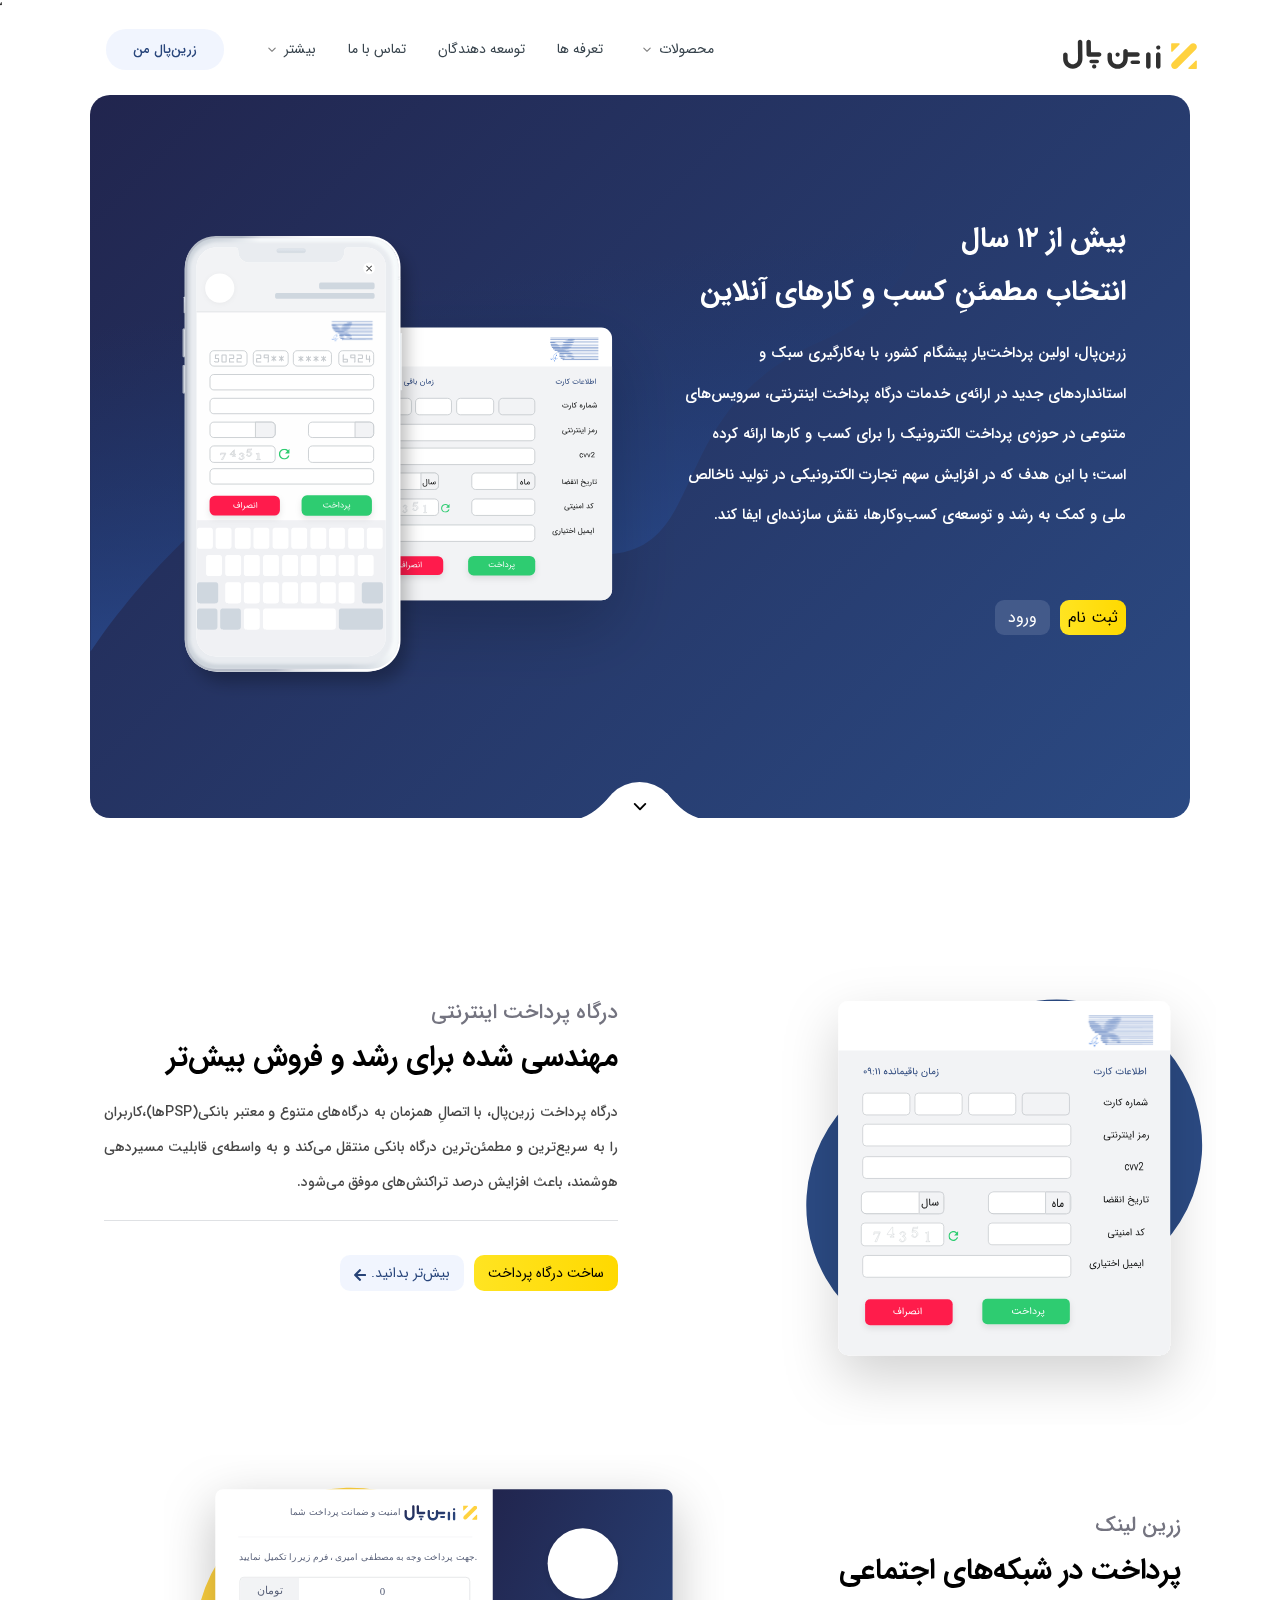
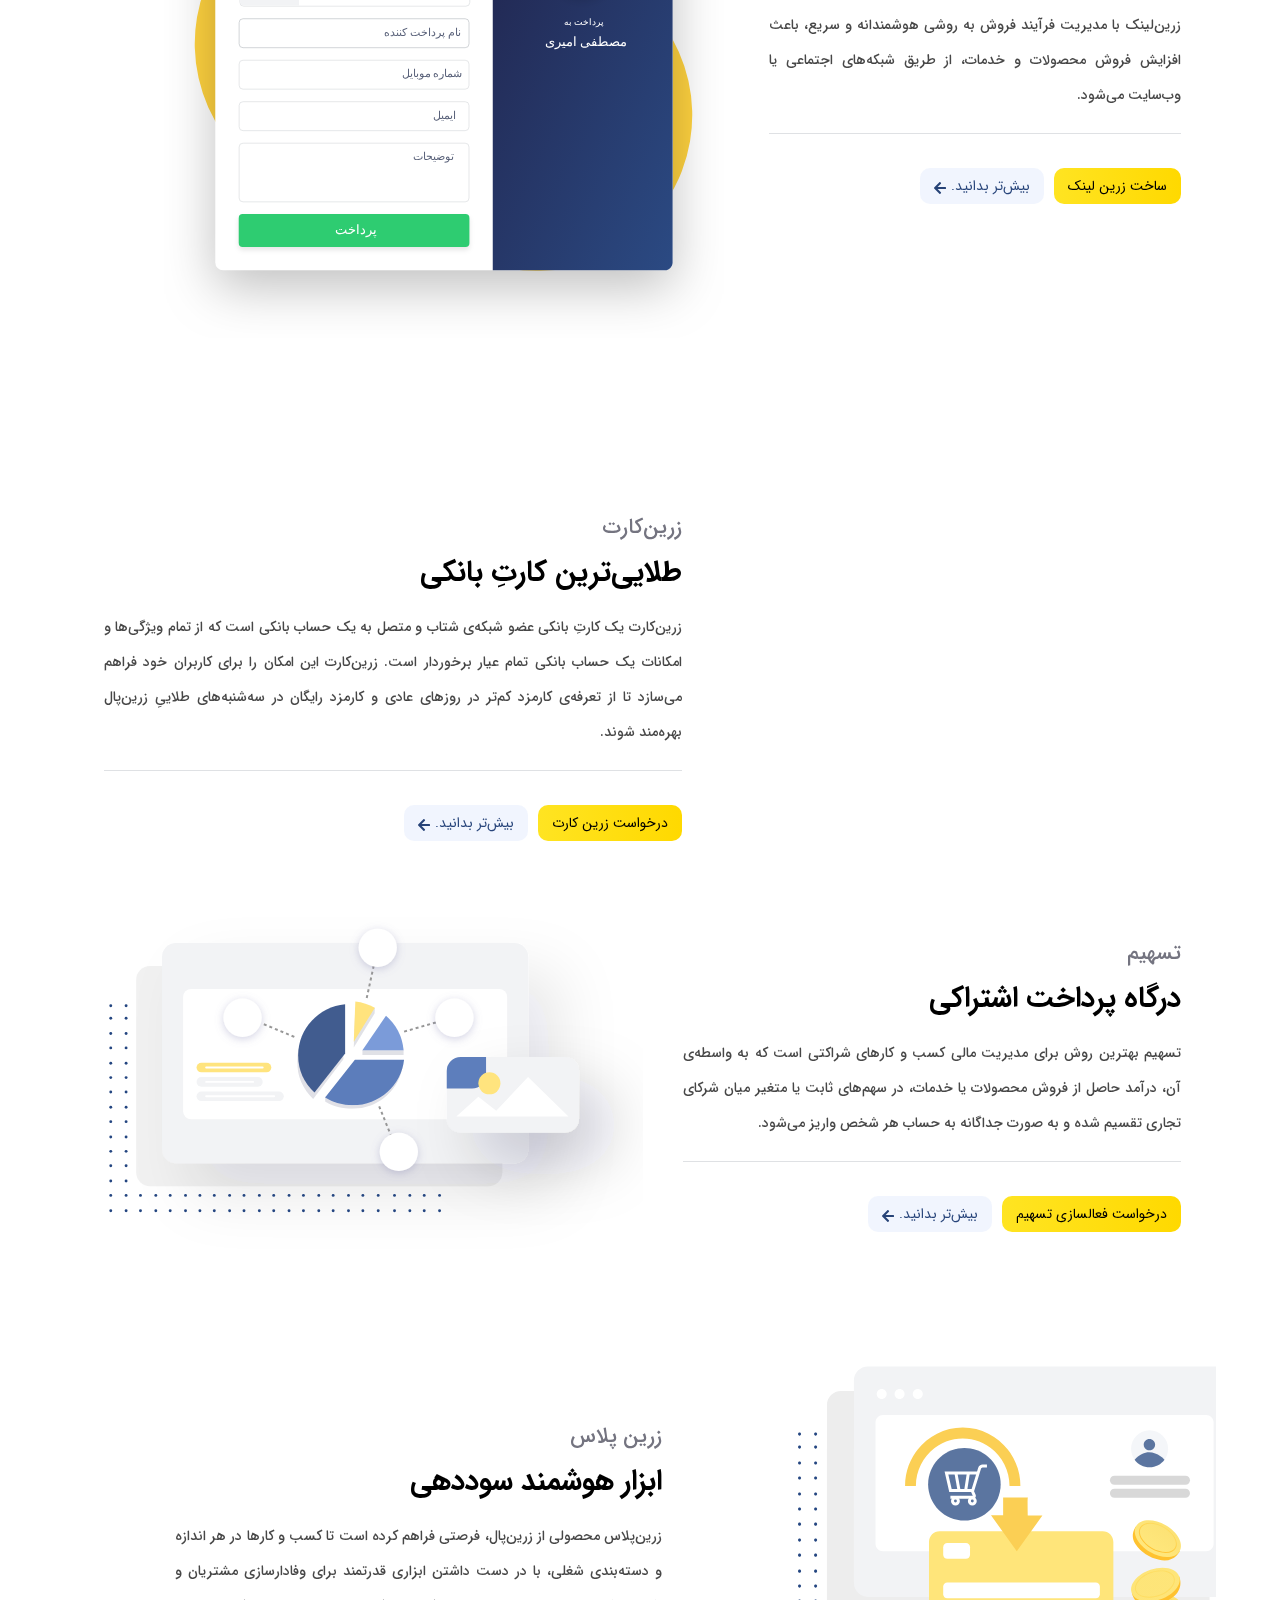
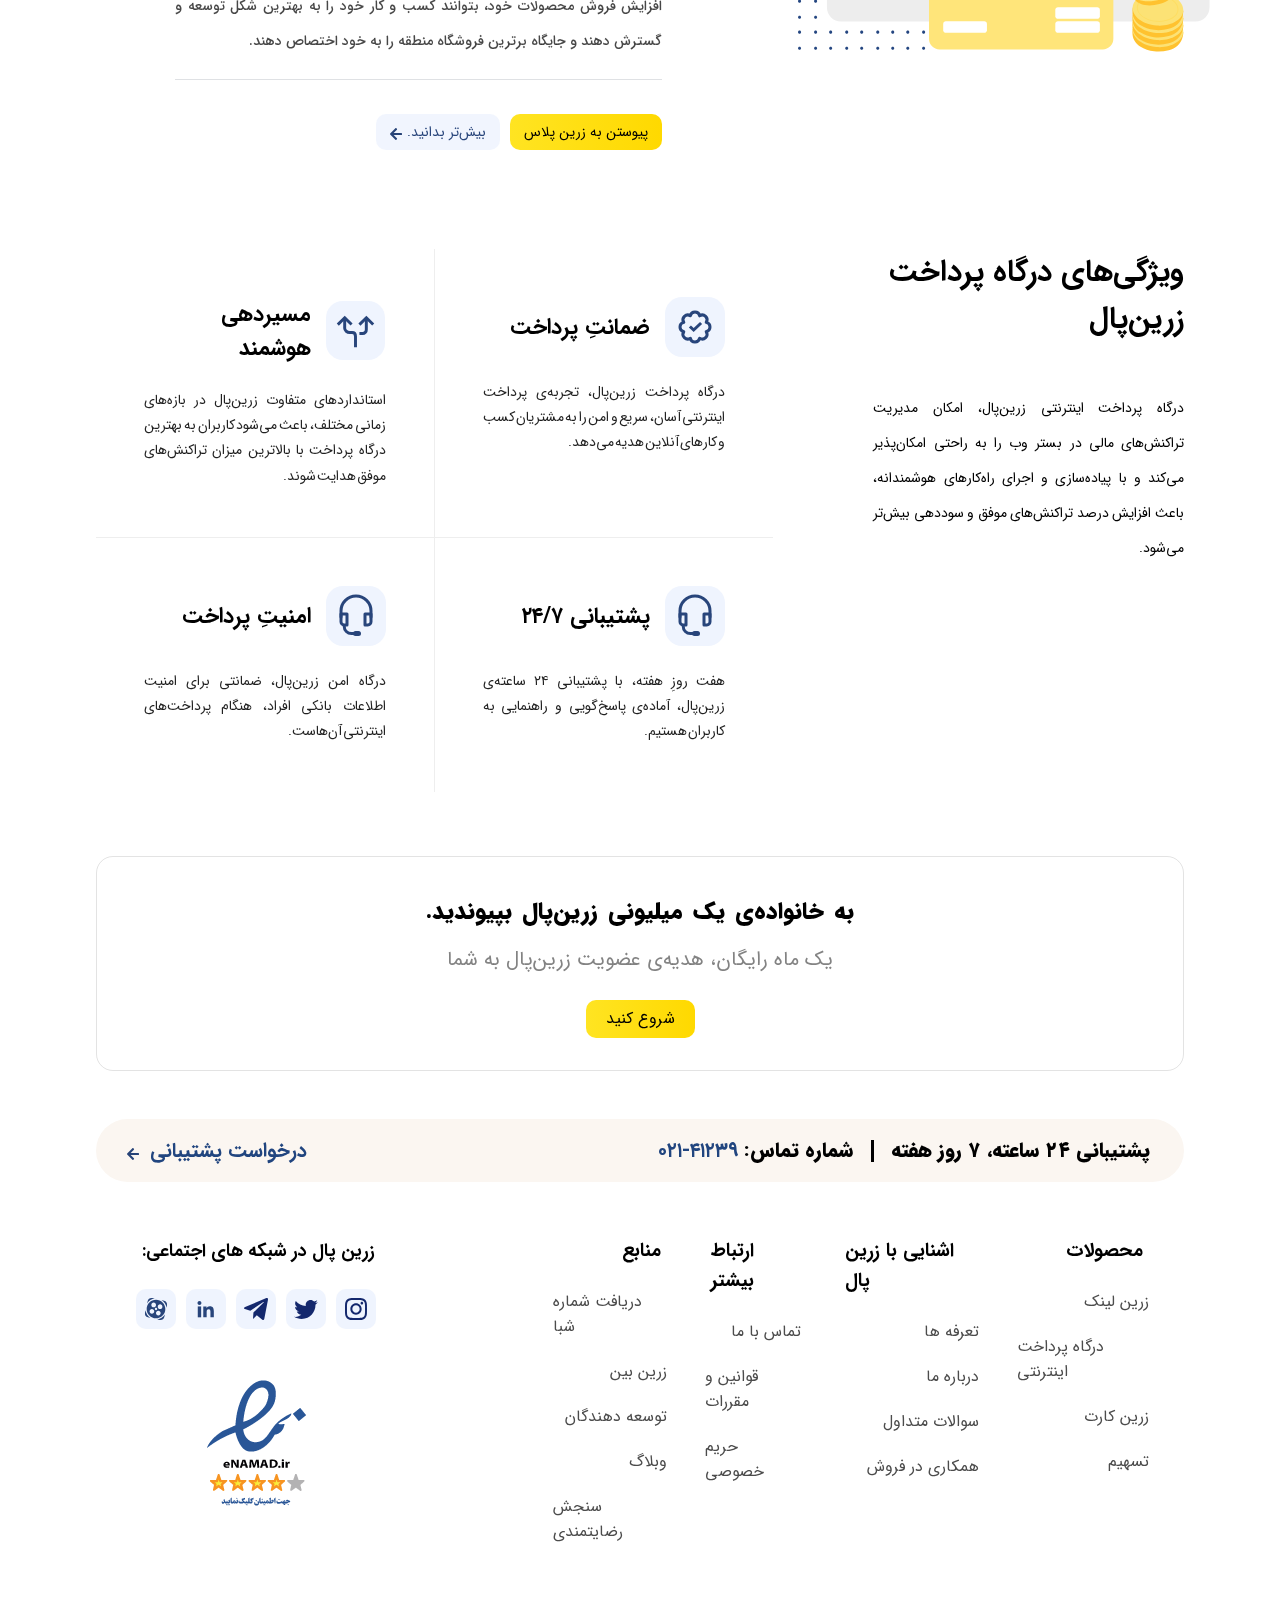
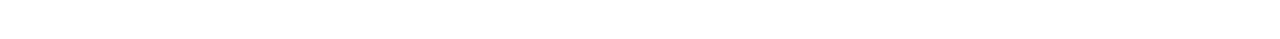
<file: index.html>
<!DOCTYPE html>
<html lang="en">

<head>
    <meta charset="UTF-8">
    <meta http-equiv="X-UA-Compatible" content="IE=edge">
    <meta name="viewport" content="width=device-width, initial-scale=1.0">
    <link rel="stylesheet" href="/css/style.css">
    <link rel="stylesheet" href="https://cdnjs.cloudflare.com/ajax/libs/font-awesome/4.7.0/css/font-awesome.min.css">ّ
    <link rel="icon" href="/images/favicon-32x32.png" type="image/png" />
    <title>ارائه دهنده خدمات درگاه پرداخت اینترنتی | زرین‌پال</title>
</head>

<body>
    <div class="menu-smal">
        <ul>
            <li><a href="">تعرفه ها</a></li>
            <li><a href="#">اپلیکیشن</a></li>
            <li><a href="#">سوالات متداول</a></li>
            <li><a href="#">محصولات</a></li>
            <li><a href="#">تماس با ما</a></li>
            <div class="btn-menu-smal">
                <button>
                    <img class="arrow-left" src="/images/arrow-left.svg" alt="">
                    <a href="/login-page.html">
                        زرین پال من</a>
                </button>
            </div>
        </ul>
    </div>

    <div class="navbar">
        <svg class="menu-icon-smal" xmlns="http://www.w3.org/2000/svg" enable-background="new 0 0 24 24" height="24px"
            viewBox="0 0 24 24" width="24px" fill="#000000">
            <g>
                <rect fill="none" height="24" width="24" />
            </g>
            <g>
                <g>
                    <rect height="2" width="18" x="3" y="3" />
                    <rect height="2" width="18" x="3" y="19" />
                    <rect height="2" width="18" x="3" y="11" />
                </g>
            </g>
        </svg>
        <a class="logo-img" href="#">
            <img src="/images/logo-white.svg" alt="zarinpal-logo">
        </a>
        <ul class="menu-larg">
            <li class="dropdown">
                <a href="#" class="dropbtn">
                    <svg opacity="0.5" aria-hidden="true" height="16" viewBox="0 0 16 16" version="1.1" width="12"
                        data-view-component="true" class="octicon octicon-chevron-down HeaderMenu-icon ml-1">
                        <path fill-rule="evenodd"
                            d="M12.78 6.22a.75.75 0 010 1.06l-4.25 4.25a.75.75 0 01-1.06 0L3.22 7.28a.75.75 0 011.06-1.06L8 9.94l3.72-3.72a.75.75 0 011.06 0z">
                        </path>
                    </svg>محصولات
                </a>
                <div class="dropdown-content prouduct-ul">
                    <div class="col-products-ul col-right">
                        <a href="#">
                            <div>
                                <span>درگاه پرداخت</span>
                                <p>مهندسی شده برای فروش بیش‌تر</p>
                            </div>
                        </a>
                        <a href="#">
                            <div>
                                <span>زرین‌لینک</span>
                                <p>لینک پرداخت در شبکه‌های اجتماعی</p>
                            </div>
                        </a>
                        <a href="#">
                            <div>
                                <span>زرین‌پلاس</span>
                                <p>ابزار هوشمند سوددهی</p>
                            </div>
                        </a>
                    </div>


                    <!-- ////////////////////////////////////////////////////////// -->
                   
                    <div class="col-products-ul col-left">
                        <a href="#">
                            <div>
                                <span>زرین‌کارت</span>
                                <p>طلایی‌ترین کارتِ بانکی</p>
                            </div>
                        </a>
                        <a href="#">
                            <div>
                                <span>تسهیم</span>
                                <p>درگاه پرداخت اشتراکی</p>
                            </div>
                        </a>
                    </div>
                </div>
            </li>

            <li><a href="#">تعرفه ها</a></li>
            <li><a href="#">توسعه دهندگان</a></li>
            <li><a href="#">تماس با ما</a></li>

            <li class="dropdown">
                <a href="#" class="dropbtn">
                    <svg opacity="0.5" aria-hidden="true" height="16" viewBox="0 0 16 16" version="1.1" width="12"
                        data-view-component="true" class="octicon octicon-chevron-down HeaderMenu-icon ml-1">
                        <path fill-rule="evenodd"
                            d="M12.78 6.22a.75.75 0 010 1.06l-4.25 4.25a.75.75 0 01-1.06 0L3.22 7.28a.75.75 0 011.06-1.06L8 9.94l3.72-3.72a.75.75 0 011.06 0z">
                        </path>
                    </svg>بیشتر
                </a>
                <div class="dropdown-content more-ul">
                    <a href="#">وبلاگ</a>
                    <a href="#">دریافت شماره شبا</a>
                    <a href="#">سوالات متداول</a>
                    <a href="#">اپلیکیشن</a>
                    <a href="#">ذرین بین</a>
                </div>
            </li>

            <li><a href="/login-page.html" class="btn-my-zarinpal">زرین‌پال من</a></li>
        </ul>
    </div>


    <div class="liner-background">
        <div class="header-img-top">
            <div class="header-top-texts-right">
                <div class="header-top-texts">
                    <div class="h2s">
                        <h2>بیش از ۱۲ سال</h2>
                        <h2>انتخاب مطمئنِ کسب و کارهای آنلاین</h2>
                    </div>
                    <p>زرین‌پال، اولین پرداخت‌یار پیشگام کشور، با به‌کارگیری سبک و استانداردهای جدید در ارائه‌ی خدمات
                        درگاه پرداخت اینترنتی، سرویس‌های متنوعی در حوزه‌ی پرداخت الکترونیک را برای کسب و کارها ارائه
                        کرده است؛ با این هدف که در افزایش سهم تجارت الکترونیکی در تولید ناخالص ملی و کمک به رشد و
                        توسعه‌ی کسب‌وکارها، نقش سازنده‌‌ای ایفا کند.</p>
                </div>
                <div class="header-top-buttons">
                    <a class="regester-btn" href="first-login.html">ثبت نام</a>
                    <a class="login-btn" href="login-page.html">ورود</a>
                </div>
            </div>
            <div class="header-top-img-left">
                <img src="/images/home-phone.svg" alt="">
            </div>
        </div>
        <div class="arrow-btn-hide">
            <img src="/images/arrowbottom.svg" alt="">
            <svg class="icon-hide-arrow" opacity="1" aria-hidden="true" height="25" viewBox="0 0 16 16" version="1.1"
                width="20" data-view-component="true" class="octicon octicon-chevron-down HeaderMenu-icon ml-1">
                <path fill-rule="evenodd"
                    d="M12.78 6.22a.75.75 0 010 1.06l-4.25 4.25a.75.75 0 01-1.06 0L3.22 7.28a.75.75 0 011.06-1.06L8 9.94l3.72-3.72a.75.75 0 011.06 0z">
                </path>
            </svg>
        </div>
    </div>
<!-- ///////////////////////////////////// -->

    <div class="body-site">
        <div class="body-top-pg">
            <div class="top-pg-img"></div>
            <div class="top-pg-texts">
                <h3>درگاه پرداخت اینترنتی</h3>
                <span>مهندسی شده برای رشد و فروش بیش‌تر</span>
                <p>درگاه پرداخت زرین‌پال، با اتصالِ همزمان به درگاه‌های متنوع و معتبر بانکی(PSPها)،کاربران را به
                    سریع‌ترین و
                    مطمئن‌ترین درگاه بانکی منتقل می‌کند و به واسطه‌ی قابلیت مسیردهی هوشمند، باعث افزایش درصد تراکنش‌های
                    موفق
                    می‌شود.</p>
                <div class="top-pg-btns">
                    <a class="btn-body yellow-btn" href="first-login.html">ساخت درگاه پرداخت</a>
                    <div class="more-informations">
                        <a class="btn-body blue-btn" href="/zarinpal-ingormation/zarin-dargah-information.html">بیش‌تر بدانید.
                            <i class='icon-left'></i>
                        </a>
                    </div>
                </div>
            </div>
        </div>
        <div class="body-top-pg zarinlink">
            <div class="top-pg-img-soshal"></div>
            <div class="top-pg-texts">
                <h3>زرین لینک</h3>
                <span>پرداخت در شبکه‌های اجتماعی</span>
                <p>زرین‌لینک با مدیریت فرآیند فروش به روشی هوشمندانه و سریع، باعث افزایش فروش محصولات و خدمات، از طریق
                    شبکه‌های اجتماعی یا وب‌سایت می‌شود.</p>
                <div class="top-pg-btns">
                    <a class="btn-body yellow-btn" href="/first-login.html">ساخت زرین لینک</a>
                    <div class="more-informations">
                        <a class="btn-body blue-btn" href="/zarinLink/zarinLink.html">بیش‌تر بدانید.
                            <i class='icon-left'></i>
                        </a>
                    </div>
                </div>
            </div>
        </div>


        <div class="body-top-pg">
            <div class="top-pg-img-zarincard"></div>
            <div class="top-pg-texts">
                <h3>زرین‌کارت</h3>
                <span>طلایی‌ترین کارتِ بانکی</span>
                <p>زرین‌‌کارت یک کارتِ بانکی عضو شبکه‌‌ی شتاب و متصل به یک حساب بانکی است که از تمام ویژگی‌‌ها و امکانات
                    یک حساب بانکی تمام عیار برخوردار است. زرین‌‌کارت این امکان را برای کاربران خود فراهم می‌‌سازد تا از
                    تعرفه‌‌ی کارمزد کم‌‌تر در روزهای عادی و کارمزد رایگان در سه‌‌شنبه‌‌های طلاییِ زرین‌‌پال بهره‌‌مند
                    شوند.</p>
                <div class="top-pg-btns">
                    <a class="btn-body yellow-btn" href="/first-login.html">درخواست زرین کارت</a>
                    <div class="more-informations">
                        <a class="btn-body blue-btn" href="/zarinCard/zarinCard.html">بیش‌تر بدانید.
                            <i class='icon-left'></i>
                        </a>
                    </div>
                </div>
            </div>
        </div>
<!-- /////////////////// -->

        <div class="body-top-pg tashim">
            <div class="top-pg-img-payout"></div>
            <div class="top-pg-texts">
                <h3>تسهیم</h3>
                <span>درگاه پرداخت اشتراکی</span>
                <p>تسهیم بهترین روش برای مدیریت مالی کسب‌ و کارهای شراکتی است که به واسطه‌ی آن، درآمد حاصل از فروش
                    محصولات یا خدمات، در سهم‌های ثابت یا متغیر میان شرکای تجاری تقسیم شده و به صورت جداگانه به حساب هر
                    شخص واریز می‌‌شود.</p>
                <div class="top-pg-btns">
                    <a class="btn-body yellow-btn" href="#">درخواست فعالسازی تسهیم</a>
                    <div class="more-informations">
                        <a class="btn-body blue-btn" href="#">بیش‌تر بدانید.
                            <i class='icon-left'></i>
                        </a>
                    </div>
                </div>
            </div>
        </div>


        <div class="body-top-pg zarinpluse">
            <div class="top-pg-img-zarinpluse"></div>
            <div class="top-pg-texts">
                <h3>زرین پلاس</h3>
                <span>ابزار هوشمند سوددهی</span>
                <p>زرین‌پلاس محصولی از زرین‌پال، فرصتی فراهم کرده است تا کسب و کارها در هر اندازه و دسته‌بندی شغلی، با
                    در دست داشتن ابزاری قدرتمند برای وفادارسازی مشتریان و افزایش فروش محصولات خود، بتوانند کسب و کار خود
                    را به بهترین شکل توسعه و گسترش دهند و جایگاه برترین فروشگاه منطقه را به خود اختصاص دهند.</p>
                <div class="top-pg-btns">
                    <a class="btn-body yellow-btn" href="#">پیوستن به زرین پلاس</a>
                    <div class="more-informations">
                        <a class="btn-body blue-btn" href="#">بیش‌تر بدانید.
                            <i class='icon-left'></i>
                        </a>
                    </div>
                </div>
            </div>
        </div>


    </div>
<!-- ////////////// -->

    <div class="attributs-zarinpal">
        <div class="attr-texts">
            <h1>ویژگی‌های درگاه پرداخت زرین‌پال</h1>
            <p>درگاه پرداخت اینترنتی زرین‌پال، امکان مدیریت تراکنش‌های مالی در بستر وب را به راحتی امکان‌پذیر می‌کند و
                با پیاده‌سازی و اجرای راه‌کارهای هوشمندانه، باعث افزایش درصد تراکنش‌های موفق و سوددهی بیش‌تر می‌شود.
            </p>
        </div>
        <div class="attr-boxs">
            <div class="boxs-top box-style">
                <div class="verifiedIcon-box box">
                    <div class="verifiedIcon-box-title title">
                        <div class="verifiedIcon-img img-box"></div>
                        <h3>ضمانتِ پرداخت</h3>
                    </div>
                    <p>درگاه پرداخت زرین‌پال، تجربه‌ی پرداخت اینترنتی آسان، سریع و امن را به مشتریان کسب و کارهای
                        آنلاین
                        هدیه می‌دهد.</p>
                </div>
                <div class="splite-box border box">
                    <div class="splite-box-title title">
                        <div class="splite-img img-box"></div>
                        <h3>مسیردهی هوشمند</h3>
                    </div>
                    <p>استانداردهای متفاوت زرین‌پال در بازه‌های زمانی مختلف، باعث می‌شود کاربران به بهترین درگاه پرداخت
                        با
                        بالاترین میزان تراکنش‌های موفق هدایت شوند.</p>
                </div>
            </div>
            <div class="buxs-buttom box-style">
                <div class="support-box box">
                    <div class="support-box-title title">
                        <div class="support-img img-box"></div>
                        <h3>پشتیبانی ۲۴/۷</h3>
                    </div>
                    <p>هفت روزِ هفته، با پشتیبانی ۲۴ ساعته‌ی زرین‌پال، آماده‌ی پاسخ‌گویی و راهنمایی به کاربران هستیم.
                    </p>
                </div>
                <div class="support-box border box">
                    <div class="support-box-title title">
                        <div class="support-img img-box"></div>
                        <h3>امنیتِ پرداخت</h3>
                    </div>
                    <p>درگاه امن زرین‌پال، ضمانتی برای امنیت اطلاعات بانکی افراد، هنگام پرداخت‌‌های اینترنتی آن‌هاست.
                    </p>
                </div>
            </div>
        </div>
    </div>
<!-- //////////// -->

    <div class="family-zarinpal">
        <span class="family-title">به خانواده‌ی یک میلیونی زرین‌پال بپیوندید.</span>
        <span class="family-span">یک ماه رایگان، هدیه‌ی عضویت زرین‌پال به شما</span>
        <a class="start yellow-btn" href="#">شروع کنید</a>
    </div>


    <div class="support-box-footer">
        <div class="suport-right-texts">
            <span>پشتیبانی ۲۴ ساعته، ۷ روز هفته</span>
            <span class="line"></span>
            <span> شماره تماس: <span class="phone-number color-blue">۴۱۲۳۹-۰۲۱</span></span>
        </div>
        <div class="suport-request">
            <span class="color-blue">
                <i class='icon-left'></i>
                درخواست پشتیبانی
            </span>
        </div>
    </div>

    <div class="footer">
        <div class="footer-texts">
            <div class="vegantop vegan">
                <div class="mahsolat texts-box-style">
                    <h4>محصولات</h4>
                    <span>زرین لینک</span>
                    <span>درگاه پرداخت اینترنتی</span>
                    <span>زرین کارت</span>
                    <span>تسهیم</span>
                </div>
                <div class="ashenaye texts-box-style">
                    <h4>اشنایی با زرین پال</h4>
                    <span>تعرفه ها</span>
                    <span>درباره ما</span>
                    <span>سوالات متداول</span>
                    <span>همکاری در فروش</span>
                </div>
            </div>
            <div class="vegan-button vegan">
                <div class="bishtar texts-box-style">
                    <h4>ارتباط بیشتر</h4>
                    <span>تماس با ما</span>
                    <span>قوانین و مقررات</span>
                    <span>حریم خصوصی</span>
                </div>
                <div class="manabe texts-box-style">
                    <h4>منابع</h4>
                    <span>دریافت شماره شبا</span>
                    <span>زرین بین</span>
                    <span>توسعه دهندگان</span>
                    <span>وبلاگ</span>
                    <span>سنجش رضایتمندی</span>
                </div>
            </div>
        </div>
<!-- ////////////////////// -->

        <div class="icons-footer">
            <div class="icons-footer-text">
                <h4>:زرین پال در شبکه های اجتماعی</h4>
            </div>
            <div class="icon-for-footer">
                <div class="aparat footer-icon-one"></div>
                <div class="linkdin footer-icon-one"></div>
                <div class="telegram footer-icon-one"></div>
                <div class="twitter footer-icon-one"></div>
                <div class="insta footer-icon-one"></div>
            </div>
            <a class="nemo-contain" href="#">
                <img class="nemo-img" src="/images/nemo.png" alt="">
            </a>
        </div>
    </div>

    <br><br><br>

    <script src="/script/app.js"></script>
</body>

</html>
</file>
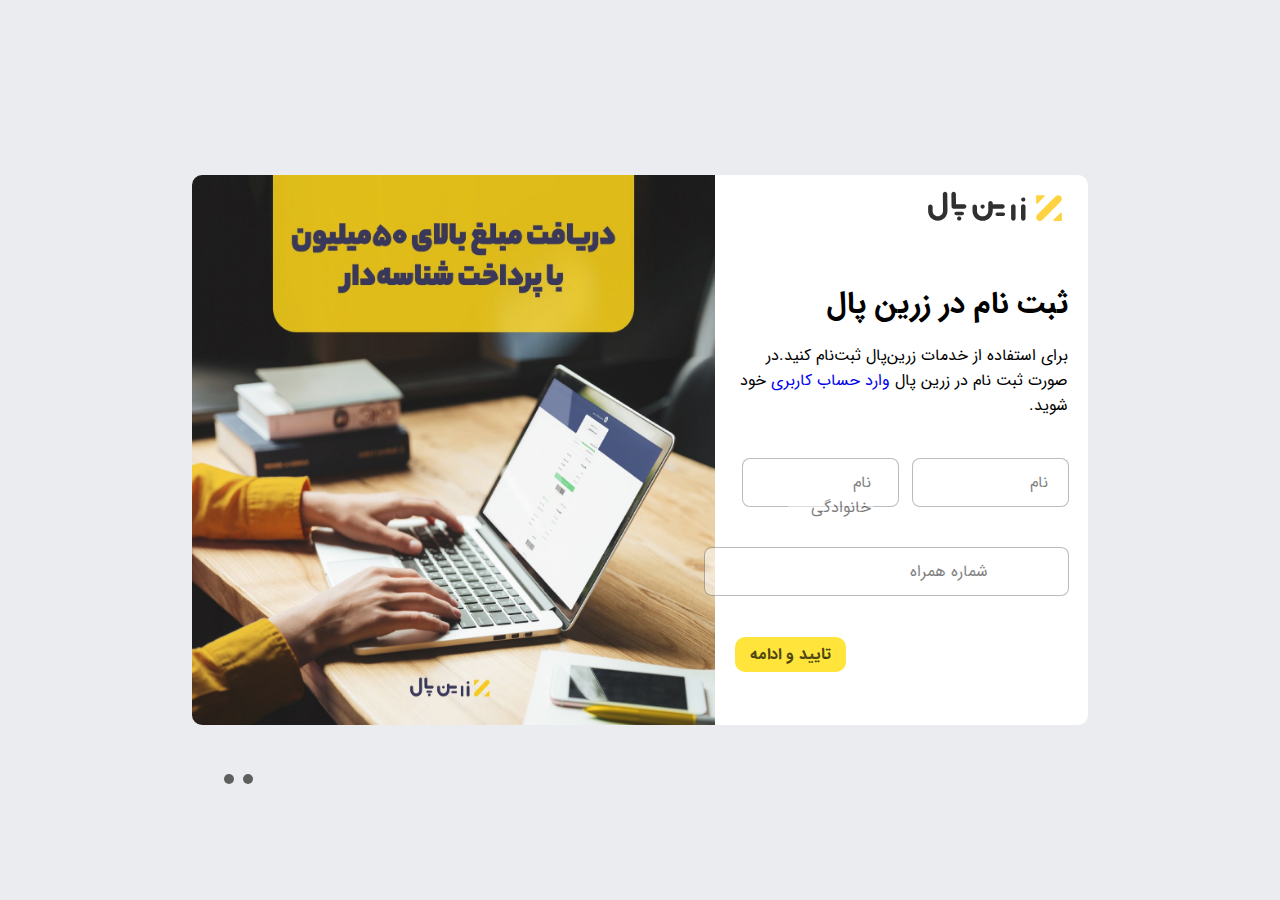
<file: first-login.html>
<!DOCTYPE html>
<html lang="en">

<head>
    <meta charset="UTF-8">
    <meta http-equiv="X-UA-Compatible" content="IE=edge">
    <meta name="viewport" content="width=device-width, initial-scale=1.0">
    <link rel="stylesheet" href="/css/login-style.css">
    <title>زرین پال من</title>
</head>

<body>
    <div class="login-container">
        <div class="slideshow">
            <img class="img-slig" src="/images/slide.jpg" alt="">
        </div>

        <div class="login-right-cont">
            <div class="login-header">
                <a href="index.html"><img src="/images/logo-white.svg" alt=""></a>
            </div>
            <div class="login-texts">
                <h1>ثبت نام در زرین پال</h1>
                <p>برای استفاده از خدمات زرین‌پال ثبت‌نام کنید.در صورت ثبت نام در زرین پال <a
                        href="login-page.html">وارد حساب
                        کاربری</a> خود شوید.</p>
            </div>
            <form>
                <div class="top-inputs">
                    <label class="name-label">
                        <input id="input-mail-phon" class="name" placeholder=" ">
                        <span class="head-input span-name">نام</span>
                    </label>
                    <label>
                        <input id="input-mail-phon" class="family" placeholder=" ">
                        <span class="head-input span-family">نام خانوادگی</span>
                    </label>
                </div>
                <label>
                    <input id="input-mail-phon" class="phone" placeholder=" ">
                    <span class="head-input span-phone">شماره همراه</span>
                </label>
            </form>
            <a class="go-login" href="#">تایید و ادامه</a>
        </div>
    </div>
    <div class="next btn-slide"></div>
    <div class="preveu btn-slide"></div>

    <script src="/script/login-page.js"></script>
</body>

</html>
</file>
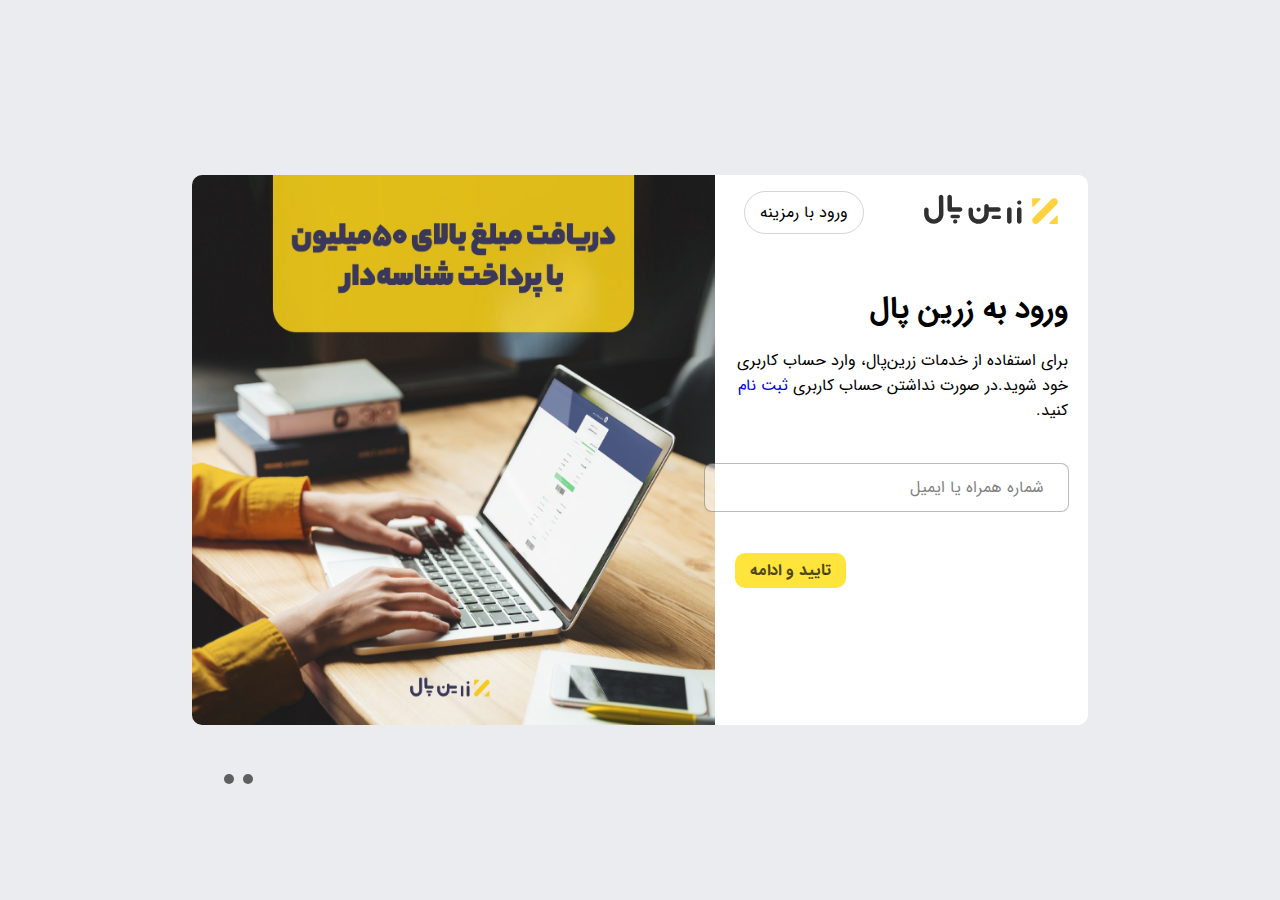
<file: login-page.html>
<!DOCTYPE html>
<html lang="en">

<head>
    <meta charset="UTF-8">
    <meta http-equiv="X-UA-Compatible" content="IE=edge">
    <meta name="viewport" content="width=device-width, initial-scale=1.0">
    <link rel="stylesheet" href="/css/login-page.css">
    <title>زرین پال من</title>
</head>
<body>
    <div class="login-container">
        <div class="slideshow">
            <img class="img-slig" src="/images/slide.jpg" alt="">
        </div>

        <div class="login-right-cont">
            <div class="login-header">
                <a href="index.html"><img src="/images/logo-white.svg" alt=""></a>
                <a class="ramzine" href="#">ورود با رمزینه</a>
            </div>
            <div class="login-texts">
                <h1>ورود به زرین پال</h1>
                <p>برای استفاده از خدمات زرین‌پال، وارد حساب کاربری خود شوید.در صورت نداشتن حساب کاربری <a href="first-login.html">ثبت
                        نام</a> کنید.
                </p>
            </div>
            <label>
                <input id="input-mail-phon" placeholder=" ">
                <span class="head-input">شماره همراه یا ایمیل</span>
            </label>
            <p class="alert-message"> نام کاربری یا ایمیل الزامی است </p>
            <a class="go-login" href="#">تایید و ادامه</a>
        </div>
    </div>
    <div class="next btn-slide"></div>
    <div class="preveu btn-slide"></div>

    <script src="/script/login-page.js"></script>
</body>
</html>
</file>
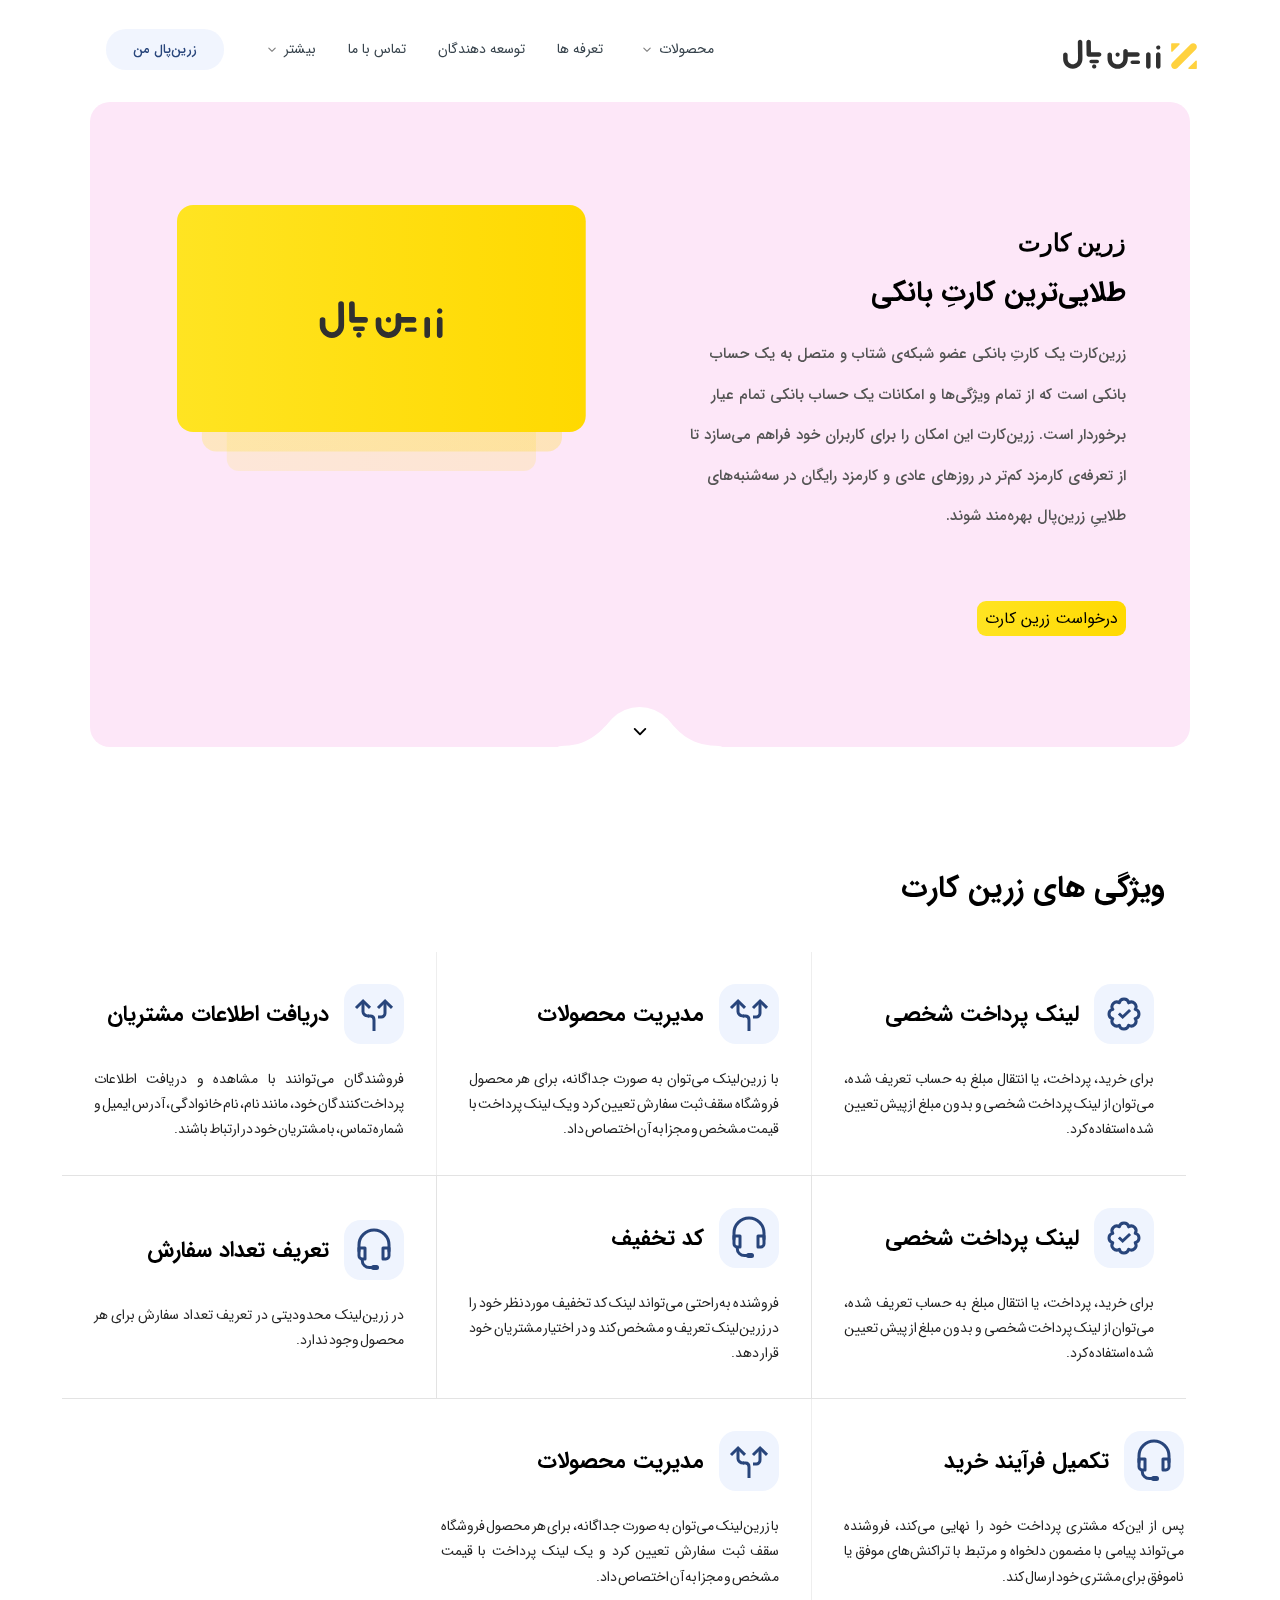
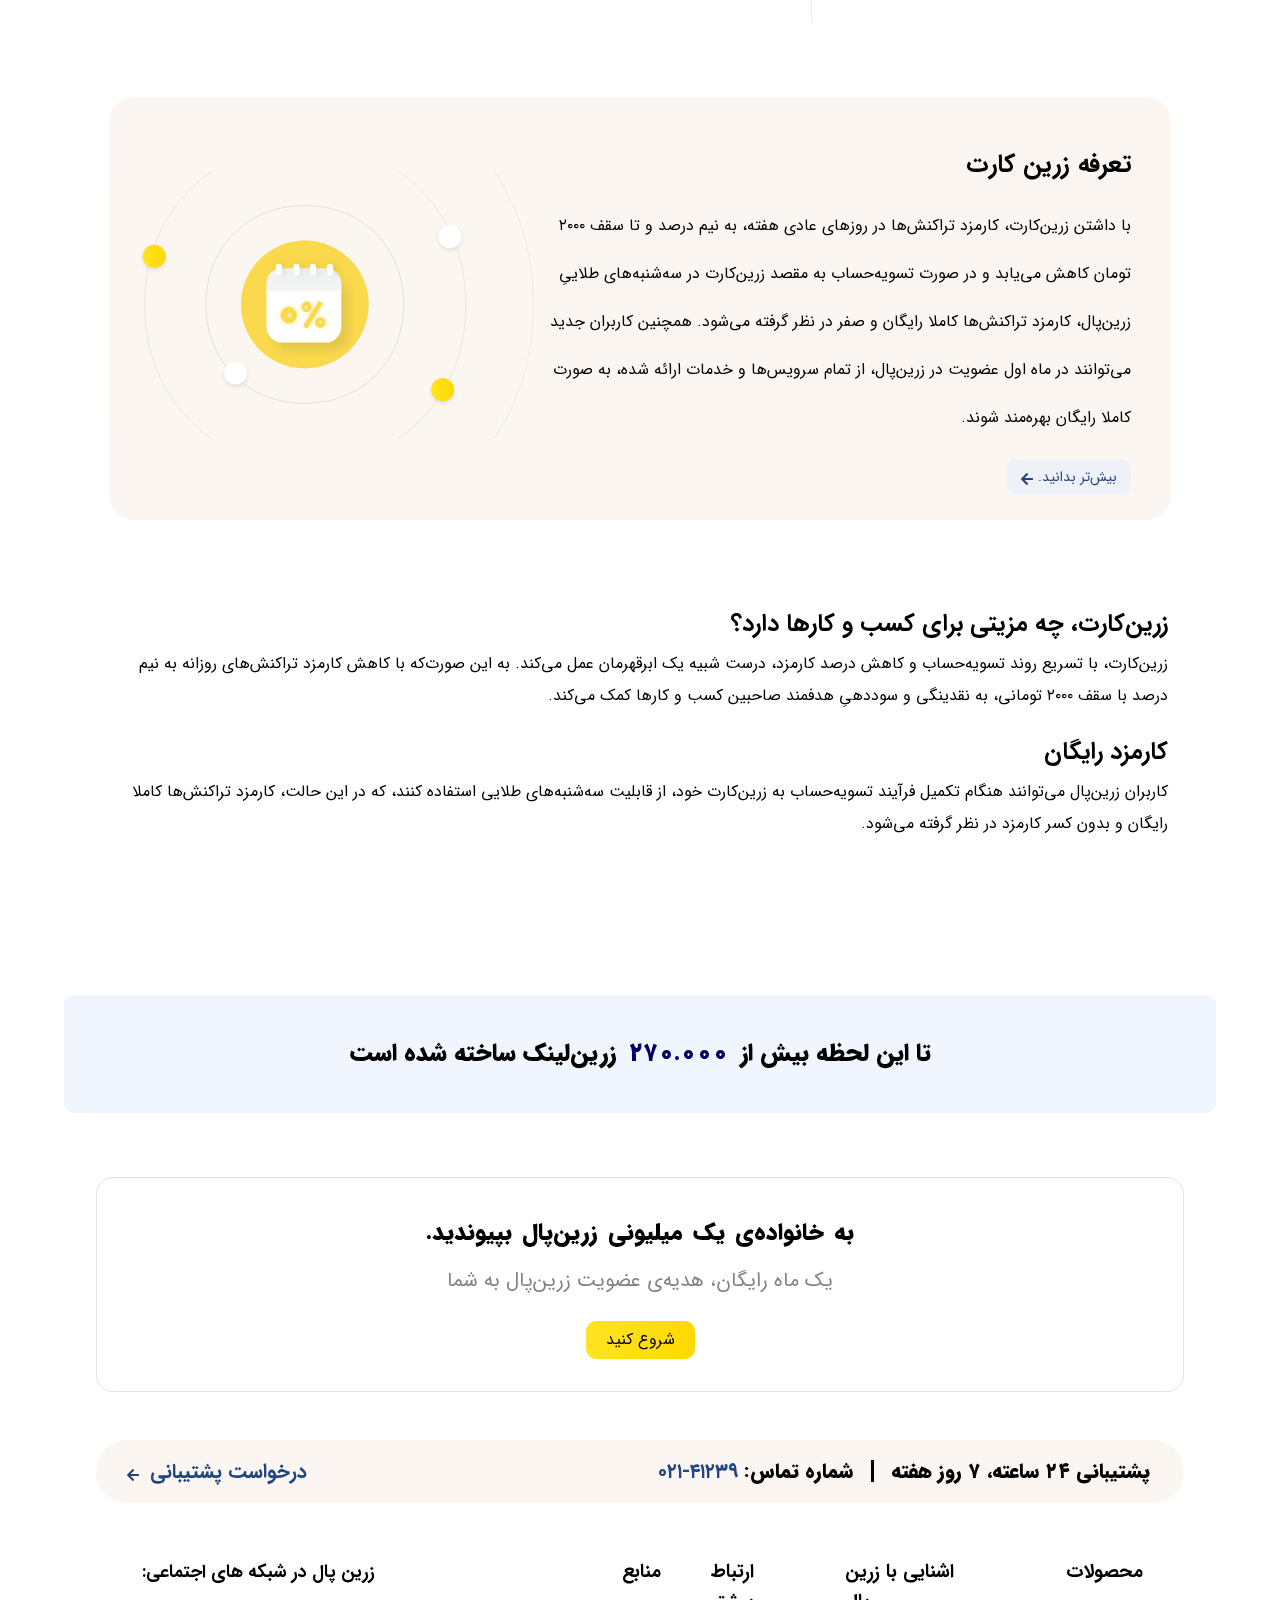
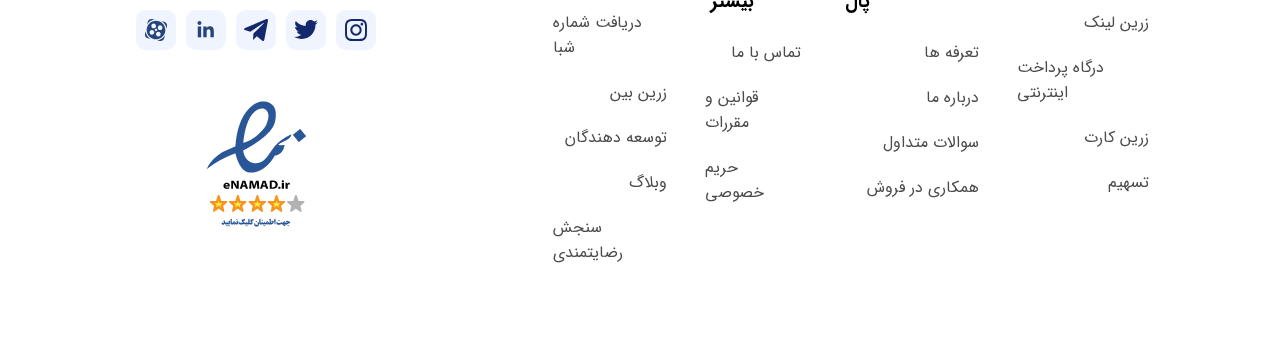
<file: zarinCard/zarinCard.html>
<!DOCTYPE html>
<html lang="en">

<head>
    <meta charset="UTF-8">
    <meta http-equiv="X-UA-Compatible" content="IE=edge">
    <meta name="viewport" content="width=device-width, initial-scale=1.0">
    <link rel="stylesheet" href="/zarinCard/zarin-card.css">
    <title>زرین کارت</title>
</head>

<body>
    <div class="navbar">
        <svg class="menu-icon-smal" xmlns="http://www.w3.org/2000/svg" enable-background="new 0 0 24 24" height="24px"
            viewBox="0 0 24 24" width="24px" fill="#000000">
            <g>
                <rect fill="none" height="24" width="24" />
            </g>
            <g>
                <g>
                    <rect height="2" width="18" x="3" y="3" />
                    <rect height="2" width="18" x="3" y="19" />
                    <rect height="2" width="18" x="3" y="11" />
                </g>
            </g>
        </svg>
        <a class="logo-img" href="#">
            <img src="/images/logo-white.svg" alt="zarinpal-logo">
        </a>
        <ul class="menu-larg">
            <li class="dropdown">
                <a href="#" class="dropbtn">
                    <svg opacity="0.5" aria-hidden="true" height="16" viewBox="0 0 16 16" version="1.1" width="12"
                        data-view-component="true" class="octicon octicon-chevron-down HeaderMenu-icon ml-1">
                        <path fill-rule="evenodd"
                            d="M12.78 6.22a.75.75 0 010 1.06l-4.25 4.25a.75.75 0 01-1.06 0L3.22 7.28a.75.75 0 011.06-1.06L8 9.94l3.72-3.72a.75.75 0 011.06 0z">
                        </path>
                    </svg>محصولات
                </a>
                <div class="dropdown-content prouduct-ul">
                    <div class="col-products-ul col-right">
                        <a href="#">
                            <div>
                                <span>درگاه پرداخت</span>
                                <p>مهندسی شده برای فروش بیش‌تر</p>
                            </div>
                        </a>
                        <a href="#">
                            <div>
                                <span>زرین‌لینک</span>
                                <p>لینک پرداخت در شبکه‌های اجتماعی</p>
                            </div>
                        </a>
                        <a href="#">
                            <div>
                                <span>زرین‌پلاس</span>
                                <p>ابزار هوشمند سوددهی</p>
                            </div>
                        </a>
                    </div>
                    <div class="col-products-ul col-left">
                        <a href="#">
                            <div>
                                <span>زرین‌کارت</span>
                                <p>طلایی‌ترین کارتِ بانکی</p>
                            </div>
                        </a>
                        <a href="#">
                            <div>
                                <span>تسهیم</span>
                                <p>درگاه پرداخت اشتراکی</p>
                            </div>
                        </a>
                    </div>
                </div>
            </li>
            <li><a href="#">تعرفه ها</a></li>
            <li><a href="#">توسعه دهندگان</a></li>
            <li><a href="#">تماس با ما</a></li>
            <li class="dropdown">
                <a href="#" class="dropbtn">
                    <svg opacity="0.5" aria-hidden="true" height="16" viewBox="0 0 16 16" version="1.1" width="12"
                        data-view-component="true" class="octicon octicon-chevron-down HeaderMenu-icon ml-1">
                        <path fill-rule="evenodd"
                            d="M12.78 6.22a.75.75 0 010 1.06l-4.25 4.25a.75.75 0 01-1.06 0L3.22 7.28a.75.75 0 011.06-1.06L8 9.94l3.72-3.72a.75.75 0 011.06 0z">
                        </path>
                    </svg>بیشتر
                </a>
                <div class="dropdown-content more-ul">
                    <a href="#">وبلاگ</a>
                    <a href="#">دریافت شماره شبا</a>
                    <a href="#">سوالات متداول</a>
                    <a href="#">اپلیکیشن</a>
                    <a href="#">ذرین بین</a>
                </div>
            </li>
            <li><a href="/login-page.html" class="btn-my-zarinpal">زرین‌پال من</a></li>
        </ul>
    </div>



    <div class="liner-background">
        <div class="header-img-top">
            <div class="header-top-texts-right">
                <div class="header-top-texts">
                    <div class="h2s">
                        <h2>زرین کارت</h2>
                        <h2>طلایی‌ترین کارتِ بانکی</h2>
                    </div>
                    <p>زرین‌‌‌کارت یک کارتِ بانکی عضو شبکه‌‌‌ی شتاب و متصل به یک حساب بانکی است که از تمام ویژگی‌‌‌ها و
                        امکانات یک حساب بانکی تمام عیار برخوردار است. زرین‌‌‌کارت این امکان را برای کاربران خود فراهم
                        می‌‌‌سازد تا از تعرفه‌‌‌ی کارمزد کم‌‌‌تر در روزهای عادی و کارمزد رایگان در سه‌‌‌شنبه‌‌‌های
                        طلاییِ زرین‌‌‌پال بهره‌‌‌مند شوند.</p>
                </div>
                <div class="header-top-buttons">
                    <a class="regester-btn" href="first-login.html">درخواست زرین کارت</a>
                </div>
            </div>
            <div class="header-top-img-left">
                <img src="/images/zarincard .svg" alt="">
            </div>
        </div>
        <div class="arrow-btn-hide">
            <img src="/images/arrowbottom.svg" alt="">
            <svg class="icon-hide-arrow" opacity="1" aria-hidden="true" height="25" viewBox="0 0 16 16" version="1.1"
                width="20" data-view-component="true" class="octicon octicon-chevron-down HeaderMenu-icon ml-1">
                <path fill-rule="evenodd"
                    d="M12.78 6.22a.75.75 0 010 1.06l-4.25 4.25a.75.75 0 01-1.06 0L3.22 7.28a.75.75 0 011.06-1.06L8 9.94l3.72-3.72a.75.75 0 011.06 0z">
                </path>
            </svg>
        </div>
    </div>



    <div class="attributs-zarinpal">
        <div class="attr-texts">
            <h1>ویژگی های زرین کارت</h1>
        </div>
        <div class="attr-boxs">
            <div class="boxs-top box-style">
                <div class="verifiedIcon-box box">
                    <div class="verifiedIcon-box-title title">
                        <div class="verifiedIcon-img img-box"></div>
                        <h3>لینک پرداخت شخصی</h3>
                    </div>
                    <p>برای خرید، پرداخت، یا انتقال مبلغ به حساب تعریف شده، می‌‌توان از لینک پرداخت شخصی و بدون مبلغ از
                        پیش تعیین شده استفاده کرد.</p>
                </div>
                <div class="splite-box border box">
                    <div class="splite-box-title title">
                        <div class="splite-img img-box"></div>
                        <h3>مدیریت محصولات</h3>
                    </div>
                    <p>با زرین‌‌لینک می‌‌توان به صورت جداگانه، برای هر محصول فروشگاه سقف ثبت سفارش تعیین کرد و یک لینک
                        پرداخت با قیمت مشخص و مجزا به آن اختصاص داد.</p>
                </div>
                <div class="splite-box border box">
                    <div class="splite-box-title title">
                        <div class="splite-img img-box"></div>
                        <h3>دریافت اطلاعات مشتریان</h3>
                    </div>
                    <p>فروشندگان می‌‌توانند با مشاهده و دریافت اطلاعات پرداخت‌‌کنندگان خود، مانند نام، نام خانوادگی،
                        آدرس ایمیل و شماره تماس، با مشتریان خود در ارتباط باشند.</p>
                </div>
            </div>
            <div class="buxs-buttom box-style">

                <div class="verifiedIcon-box box box-link">
                    <div class="verifiedIcon-box-title title">
                        <div class="verifiedIcon-img img-box"></div>
                        <h3>لینک پرداخت شخصی</h3>
                    </div>
                    <p>برای خرید، پرداخت، یا انتقال مبلغ به حساب تعریف شده، می‌‌توان از لینک پرداخت شخصی و بدون مبلغ از
                        پیش تعیین شده استفاده کرد.</p>
                </div>
                <div class="support-box box box-link">
                    <div class="support-box-title title">
                        <div class="support-img img-box"></div>
                        <h3>کد تخفیف</h3>
                    </div>
                    <p>فروشنده به‌‌راحتی می‌‌تواند لینک کد تخفیف موردنظر خود را در زرین‌‌لینک تعریف و مشخص کند و در
                        اختیار مشتریان خود قرار دهد.
                    </p>
                </div>
                <div class="support-box  box">
                    <div class="support-box-title title">
                        <div class="support-img img-box"></div>
                        <h3>تعریف تعداد سفارش</h3>
                    </div>
                    <p>در زرین‌‌لینک محدودیتی در تعریف تعداد سفارش برای هر محصول وجود ندارد.
                    </p>
                </div>
            </div>

            <div class="boxs-top box-style three-box">
                <div class="support-box box border-left ">
                    <div class="support-box-title title">
                        <div class="support-img img-box"></div>
                        <h3>تکمیل فرآیند خرید</h3>
                    </div>
                    <p>پس از این‌‌که مشتری پرداخت خود را نهایی می‌‌کند، فروشنده می‌‌تواند پیامی با مضمون دلخواه و مرتبط
                        با تراکنش‌‌های موفق یا ناموفق برای مشتری خود ارسال کند.
                    </p>
                </div>
                <div class="splite-box border box">
                    <div class="splite-box-title title">
                        <div class="splite-img img-box"></div>
                        <h3>مدیریت محصولات</h3>
                    </div>
                    <p>با زرین‌‌لینک می‌‌توان به صورت جداگانه، برای هر محصول فروشگاه سقف ثبت سفارش تعیین کرد و یک لینک
                        پرداخت با قیمت مشخص و مجزا به آن اختصاص داد.</p>
                </div>

            </div>
        </div>
    </div>

    <div class="tarefe-dargah">
        <div class="img-tarefe">
            <img src="/images/tashimLogo.svg" alt="">
        </div>
        <div class="tarefe-texts">
            <h5>تعرفه زرین کارت</h5>
            <p>با داشتن زرین‌کارت، کارمزد تراکنش‌ها در روزهای عادی هفته، به نیم درصد و تا سقف ۲۰۰۰ تومان کاهش می‌یابد و
                در صورت تسویه‌حساب به مقصد زرین‌کارت در سه‌شنبه‌های طلاییِ زرین‌پال، کارمزد تراکنش‌ها کاملا رایگان و صفر
                در نظر گرفته می‌شود. همچنین کاربران جدید می‌توانند در ماه اول عضویت در زرین‌پال، از تمام سرویس‌ها و
                خدمات ارائه شده، به صورت کاملا رایگان بهره‌مند شوند.</p>
            <div class="more-informations">
                <a class="btn-body blue-btn" href="#">بیش‌تر بدانید.
                    <i class='icon-left'></i>
                </a>
            </div>
        </div>
    </div>

    <div class="good-texts">
        <div class="good-texts-top texgod">
            <h2>زرین‌کارت، چه مزیتی برای کسب و کارها دارد؟</h2>
            <p>زرین‌کارت، با تسریع روند تسویه‌حساب و کاهش درصد کارمزد، درست شبیه یک ابرقهرمان عمل می‌کند. به این صورت‌که
                با کاهش کارمزد تراکنش‌های روزانه به نیم درصد با سقف ۲۰۰۰ تومانی، به نقدینگی و سوددهیِ هدفمند صاحبین کسب
                و کارها کمک می‌کند.</p>
        </div>
        <div class="good-texts-button texgod">
            <h2>کارمزد رایگان</h2>
            <p>کاربران زرین‌پال می‌توانند هنگام تکمیل فرآیند تسویه‌حساب به زرین‌کارت خود، از قابلیت سه‌شنبه‌های طلایی
                استفاده کنند، که در این حالت، کارمزد تراکنش‌ها کاملا رایگان و بدون کسر کارمزد در نظر گرفته می‌شود.</p>
        </div>
    </div>


    <div class="member">
        <p>تا این لحظه بیش از <span>۲۷۰.۰۰۰</span> زرین‌‌لینک ساخته شده است</p>
    </div>


    <div class="family-zarinpal">
        <span class="family-title">به خانواده‌ی یک میلیونی زرین‌پال بپیوندید.</span>
        <span class="family-span">یک ماه رایگان، هدیه‌ی عضویت زرین‌پال به شما</span>
        <a class="start yellow-btn" href="#">شروع کنید</a>
    </div>



    <div class="support-box-footer">
        <div class="suport-right-texts">
            <span>پشتیبانی ۲۴ ساعته، ۷ روز هفته</span>
            <span class="line"></span>
            <span> شماره تماس: <span class="phone-number color-blue">۴۱۲۳۹-۰۲۱</span></span>
        </div>
        <div class="suport-request">
            <span class="color-blue">
                <i class='icon-left'></i>
                درخواست پشتیبانی
            </span>
        </div>
    </div>

    <div class="footer">
        <div class="footer-texts">
            <div class="vegantop vegan">
                <div class="mahsolat texts-box-style">
                    <h4>محصولات</h4>
                    <span>زرین لینک</span>
                    <span>درگاه پرداخت اینترنتی</span>
                    <span>زرین کارت</span>
                    <span>تسهیم</span>
                </div>
                <div class="ashenaye texts-box-style">
                    <h4>اشنایی با زرین پال</h4>
                    <span>تعرفه ها</span>
                    <span>درباره ما</span>
                    <span>سوالات متداول</span>
                    <span>همکاری در فروش</span>
                </div>
            </div>
            <div class="vegan-button vegan">
                <div class="bishtar texts-box-style">
                    <h4>ارتباط بیشتر</h4>
                    <span>تماس با ما</span>
                    <span>قوانین و مقررات</span>
                    <span>حریم خصوصی</span>
                </div>
                <div class="manabe texts-box-style">
                    <h4>منابع</h4>
                    <span>دریافت شماره شبا</span>
                    <span>زرین بین</span>
                    <span>توسعه دهندگان</span>
                    <span>وبلاگ</span>
                    <span>سنجش رضایتمندی</span>
                </div>
            </div>
        </div>

        <div class="icons-footer">
            <div class="icons-footer-text">
                <h4>:زرین پال در شبکه های اجتماعی</h4>
            </div>
            <div class="icon-for-footer">
                <div class="aparat footer-icon-one"></div>
                <div class="linkdin footer-icon-one"></div>
                <div class="telegram footer-icon-one"></div>
                <div class="twitter footer-icon-one"></div>
                <div class="insta footer-icon-one"></div>
            </div>
            <a class="nemo-contain" href="#">
                <img class="nemo-img" src="/images/nemo.png" alt="">
            </a>
        </div>
    </div>

    <br><br><br>

</body>

</html>
</file>
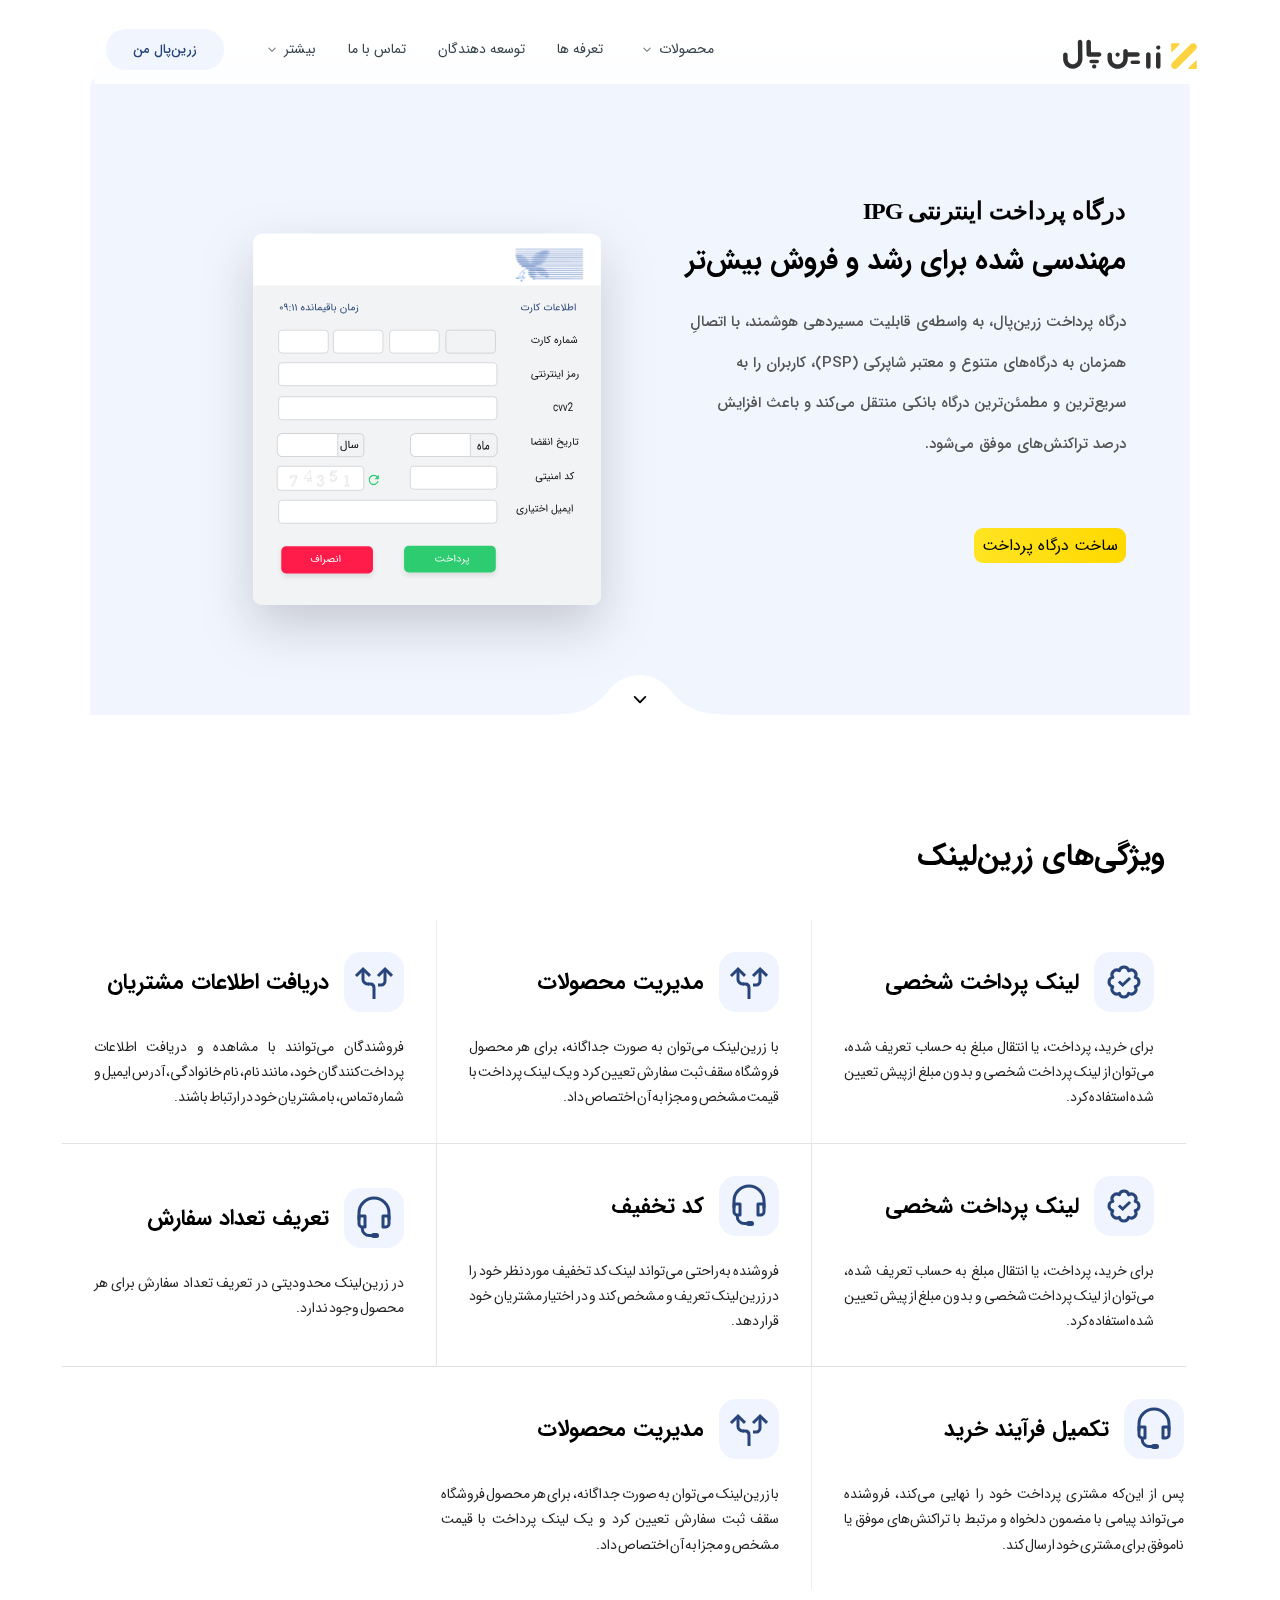
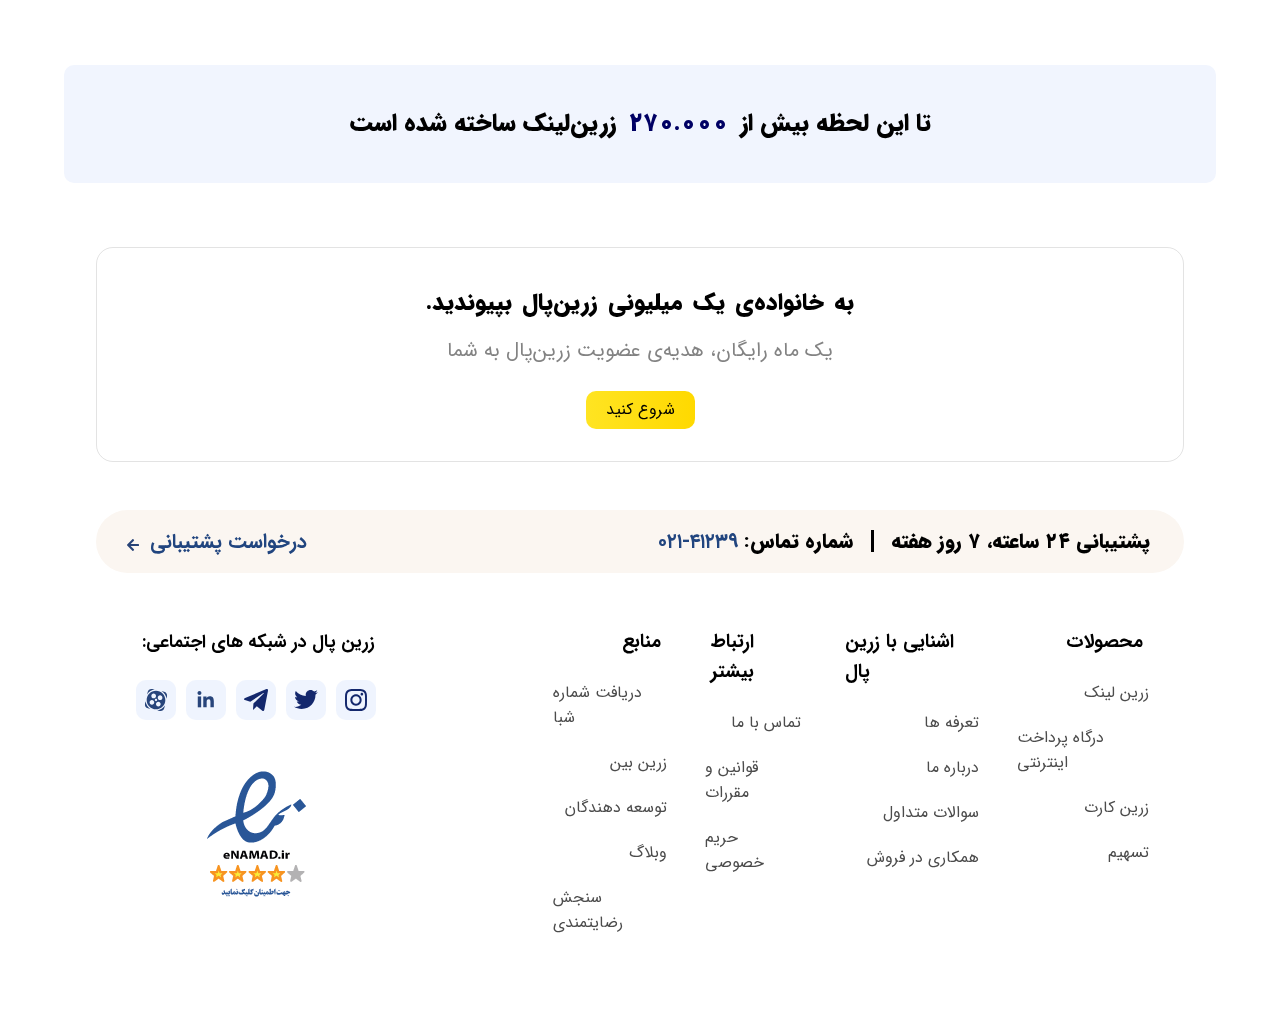
<file: zarinLink/zarinLink.html>
<!DOCTYPE html>
<html lang="en">

<head>
    <meta charset="UTF-8">
    <meta http-equiv="X-UA-Compatible" content="IE=edge">
    <meta name="viewport" content="width=device-width, initial-scale=1.0">
    <link rel="stylesheet" href="zarinLink.css">
    <title>زرین لینک</title>
</head>

<body>
    <div class="navbar">
        <svg class="menu-icon-smal" xmlns="http://www.w3.org/2000/svg" enable-background="new 0 0 24 24" height="24px"
            viewBox="0 0 24 24" width="24px" fill="#000000">
            <g>
                <rect fill="none" height="24" width="24" />
            </g>
            <g>
                <g>
                    <rect height="2" width="18" x="3" y="3" />
                    <rect height="2" width="18" x="3" y="19" />
                    <rect height="2" width="18" x="3" y="11" />
                </g>
            </g>
        </svg>
        <a class="logo-img" href="#">
            <img src="/images/logo-white.svg" alt="zarinpal-logo">
        </a>
        <ul class="menu-larg">
            <li class="dropdown">
                <a href="#" class="dropbtn">
                    <svg opacity="0.5" aria-hidden="true" height="16" viewBox="0 0 16 16" version="1.1" width="12"
                        data-view-component="true" class="octicon octicon-chevron-down HeaderMenu-icon ml-1">
                        <path fill-rule="evenodd"
                            d="M12.78 6.22a.75.75 0 010 1.06l-4.25 4.25a.75.75 0 01-1.06 0L3.22 7.28a.75.75 0 011.06-1.06L8 9.94l3.72-3.72a.75.75 0 011.06 0z">
                        </path>
                    </svg>محصولات
                </a>
                <div class="dropdown-content prouduct-ul">
                    <div class="col-products-ul col-right">
                        <a href="#">
                            <div>
                                <span>درگاه پرداخت</span>
                                <p>مهندسی شده برای فروش بیش‌تر</p>
                            </div>
                        </a>
                        <a href="#">
                            <div>
                                <span>زرین‌لینک</span>
                                <p>لینک پرداخت در شبکه‌های اجتماعی</p>
                            </div>
                        </a>
                        <a href="#">
                            <div>
                                <span>زرین‌پلاس</span>
                                <p>ابزار هوشمند سوددهی</p>
                            </div>
                        </a>
                    </div>
                    <div class="col-products-ul col-left">
                        <a href="#">
                            <div>
                                <span>زرین‌کارت</span>
                                <p>طلایی‌ترین کارتِ بانکی</p>
                            </div>
                        </a>
                        <a href="#">
                            <div>
                                <span>تسهیم</span>
                                <p>درگاه پرداخت اشتراکی</p>
                            </div>
                        </a>
                    </div>
                </div>
            </li>
            <li><a href="#">تعرفه ها</a></li>
            <li><a href="#">توسعه دهندگان</a></li>
            <li><a href="#">تماس با ما</a></li>
            <li class="dropdown">
                <a href="#" class="dropbtn">
                    <svg opacity="0.5" aria-hidden="true" height="16" viewBox="0 0 16 16" version="1.1" width="12"
                        data-view-component="true" class="octicon octicon-chevron-down HeaderMenu-icon ml-1">
                        <path fill-rule="evenodd"
                            d="M12.78 6.22a.75.75 0 010 1.06l-4.25 4.25a.75.75 0 01-1.06 0L3.22 7.28a.75.75 0 011.06-1.06L8 9.94l3.72-3.72a.75.75 0 011.06 0z">
                        </path>
                    </svg>بیشتر
                </a>
                <div class="dropdown-content more-ul">
                    <a href="#">وبلاگ</a>
                    <a href="#">دریافت شماره شبا</a>
                    <a href="#">سوالات متداول</a>
                    <a href="#">اپلیکیشن</a>
                    <a href="#">ذرین بین</a>
                </div>
            </li>
            <li><a href="/login-page.html" class="btn-my-zarinpal">زرین‌پال من</a></li>
        </ul>
    </div>



    <div class="liner-background">
        <div class="header-img-top">
            <div class="header-top-texts-right">
                <div class="header-top-texts">
                    <div class="h2s">
                        <h2>درگاه پرداخت اینترنتی IPG</h2>
                        <h2>مهندسی شده برای رشد و فروش بیش‌تر</h2>
                    </div>
                    <p>درگاه پرداخت زرین‌پال، به واسطه‌ی قابلیت مسیردهی هوشمند، با اتصالِ همزمان به درگاه‌های متنوع و
                        معتبر شاپرکی (PSP)، کاربران را به سریع‌ترین و مطمئن‌ترین درگاه بانکی منتقل می‌کند و باعث افزایش
                        درصد تراکنش‌های موفق می‌شود.</p>
                </div>
                <div class="header-top-buttons">
                    <a class="regester-btn" href="first-login.html">ساخت درگاه پرداخت</a>
                </div>
            </div>
            <div class="header-top-img-left">
                <img src="/images/pay.svg" alt="">
            </div>
        </div>
        <div class="arrow-btn-hide">
            <img src="/images/arrowbottom.svg" alt="">
            <svg class="icon-hide-arrow" opacity="1" aria-hidden="true" height="25" viewBox="0 0 16 16" version="1.1"
                width="20" data-view-component="true" class="octicon octicon-chevron-down HeaderMenu-icon ml-1">
                <path fill-rule="evenodd"
                    d="M12.78 6.22a.75.75 0 010 1.06l-4.25 4.25a.75.75 0 01-1.06 0L3.22 7.28a.75.75 0 011.06-1.06L8 9.94l3.72-3.72a.75.75 0 011.06 0z">
                </path>
            </svg>
        </div>
    </div>



    <div class="attributs-zarinpal">
        <div class="attr-texts">
            <h1>ویژگی‌های زرین‌لینک</h1>
        </div>
        <div class="attr-boxs">
            <div class="boxs-top box-style">
                <div class="verifiedIcon-box box">
                    <div class="verifiedIcon-box-title title">
                        <div class="verifiedIcon-img img-box"></div>
                        <h3>لینک پرداخت شخصی</h3>
                    </div>
                    <p>برای خرید، پرداخت، یا انتقال مبلغ به حساب تعریف شده، می‌‌توان از لینک پرداخت شخصی و بدون مبلغ از
                        پیش تعیین شده استفاده کرد.</p>
                </div>
                <div class="splite-box border box">
                    <div class="splite-box-title title">
                        <div class="splite-img img-box"></div>
                        <h3>مدیریت محصولات</h3>
                    </div>
                    <p>با زرین‌‌لینک می‌‌توان به صورت جداگانه، برای هر محصول فروشگاه سقف ثبت سفارش تعیین کرد و یک لینک
                        پرداخت با قیمت مشخص و مجزا به آن اختصاص داد.</p>
                </div>
                <div class="splite-box border box">
                    <div class="splite-box-title title">
                        <div class="splite-img img-box"></div>
                        <h3>دریافت اطلاعات مشتریان</h3>
                    </div>
                    <p>فروشندگان می‌‌توانند با مشاهده و دریافت اطلاعات پرداخت‌‌کنندگان خود، مانند نام، نام خانوادگی،
                        آدرس ایمیل و شماره تماس، با مشتریان خود در ارتباط باشند.</p>
                </div>
            </div>
            <div class="buxs-buttom box-style">
                
                <div class="verifiedIcon-box box box-link">
                    <div class="verifiedIcon-box-title title">
                        <div class="verifiedIcon-img img-box"></div>
                        <h3>لینک پرداخت شخصی</h3>
                    </div>
                    <p>برای خرید، پرداخت، یا انتقال مبلغ به حساب تعریف شده، می‌‌توان از لینک پرداخت شخصی و بدون مبلغ از
                        پیش تعیین شده استفاده کرد.</p>
                </div>
                <div class="support-box box box-link">
                    <div class="support-box-title title">
                        <div class="support-img img-box"></div>
                        <h3>کد تخفیف</h3>
                    </div>
                    <p>فروشنده به‌‌راحتی می‌‌تواند لینک کد تخفیف موردنظر خود را در زرین‌‌لینک تعریف و مشخص کند و در
                        اختیار مشتریان خود قرار دهد.
                    </p>
                </div>
                <div class="support-box  box">
                    <div class="support-box-title title">
                        <div class="support-img img-box"></div>
                        <h3>تعریف تعداد سفارش</h3>
                    </div>
                    <p>در زرین‌‌لینک محدودیتی در تعریف تعداد سفارش برای هر محصول وجود ندارد.
                    </p>
                </div>
            </div>
            
            <div class="boxs-top box-style three-box">
                <div class="support-box box border-left ">
                    <div class="support-box-title title">
                        <div class="support-img img-box"></div>
                        <h3>تکمیل فرآیند خرید</h3>
                    </div>
                    <p>پس از این‌‌که مشتری پرداخت خود را نهایی می‌‌کند، فروشنده می‌‌تواند پیامی با مضمون دلخواه و مرتبط
                        با تراکنش‌‌های موفق یا ناموفق برای مشتری خود ارسال کند.
                    </p>
                </div>
                <div class="splite-box border box">
                    <div class="splite-box-title title">
                        <div class="splite-img img-box"></div>
                        <h3>مدیریت محصولات</h3>
                    </div>
                    <p>با زرین‌‌لینک می‌‌توان به صورت جداگانه، برای هر محصول فروشگاه سقف ثبت سفارش تعیین کرد و یک لینک
                        پرداخت با قیمت مشخص و مجزا به آن اختصاص داد.</p>
                </div>

            </div>
        </div>
    </div>


    <div class="member">
        <p>تا این لحظه بیش از <span>۲۷۰.۰۰۰</span> زرین‌‌لینک ساخته شده است</p>
    </div>


    <div class="family-zarinpal">
        <span class="family-title">به خانواده‌ی یک میلیونی زرین‌پال بپیوندید.</span>
        <span class="family-span">یک ماه رایگان، هدیه‌ی عضویت زرین‌پال به شما</span>
        <a class="start yellow-btn" href="#">شروع کنید</a>
    </div>

    

    <div class="support-box-footer">
        <div class="suport-right-texts">
            <span>پشتیبانی ۲۴ ساعته، ۷ روز هفته</span>
            <span class="line"></span>
            <span> شماره تماس: <span class="phone-number color-blue">۴۱۲۳۹-۰۲۱</span></span>
        </div>
        <div class="suport-request">
            <span class="color-blue">
                <i class='icon-left'></i>
                درخواست پشتیبانی
            </span>
        </div>
    </div>

    <div class="footer">
        <div class="footer-texts">
            <div class="vegantop vegan">
                <div class="mahsolat texts-box-style">
                    <h4>محصولات</h4>
                    <span>زرین لینک</span>
                    <span>درگاه پرداخت اینترنتی</span>
                    <span>زرین کارت</span>
                    <span>تسهیم</span>
                </div>
                <div class="ashenaye texts-box-style">
                    <h4>اشنایی با زرین پال</h4>
                    <span>تعرفه ها</span>
                    <span>درباره ما</span>
                    <span>سوالات متداول</span>
                    <span>همکاری در فروش</span>
                </div>
            </div>
            <div class="vegan-button vegan">
                <div class="bishtar texts-box-style">
                    <h4>ارتباط بیشتر</h4>
                    <span>تماس با ما</span>
                    <span>قوانین و مقررات</span>
                    <span>حریم خصوصی</span>
                </div>
                <div class="manabe texts-box-style">
                    <h4>منابع</h4>
                    <span>دریافت شماره شبا</span>
                    <span>زرین بین</span>
                    <span>توسعه دهندگان</span>
                    <span>وبلاگ</span>
                    <span>سنجش رضایتمندی</span>
                </div>
            </div>
        </div>

        <div class="icons-footer">
            <div class="icons-footer-text">
                <h4>:زرین پال در شبکه های اجتماعی</h4>
            </div>
            <div class="icon-for-footer">
                <div class="aparat footer-icon-one"></div>
                <div class="linkdin footer-icon-one"></div>
                <div class="telegram footer-icon-one"></div>
                <div class="twitter footer-icon-one"></div>
                <div class="insta footer-icon-one"></div>
            </div>
            <a class="nemo-contain" href="#">
                <img class="nemo-img" src="/images/nemo.png" alt="">
            </a>
        </div>
    </div>

    <br><br><br>

</body>

</html>
</file>
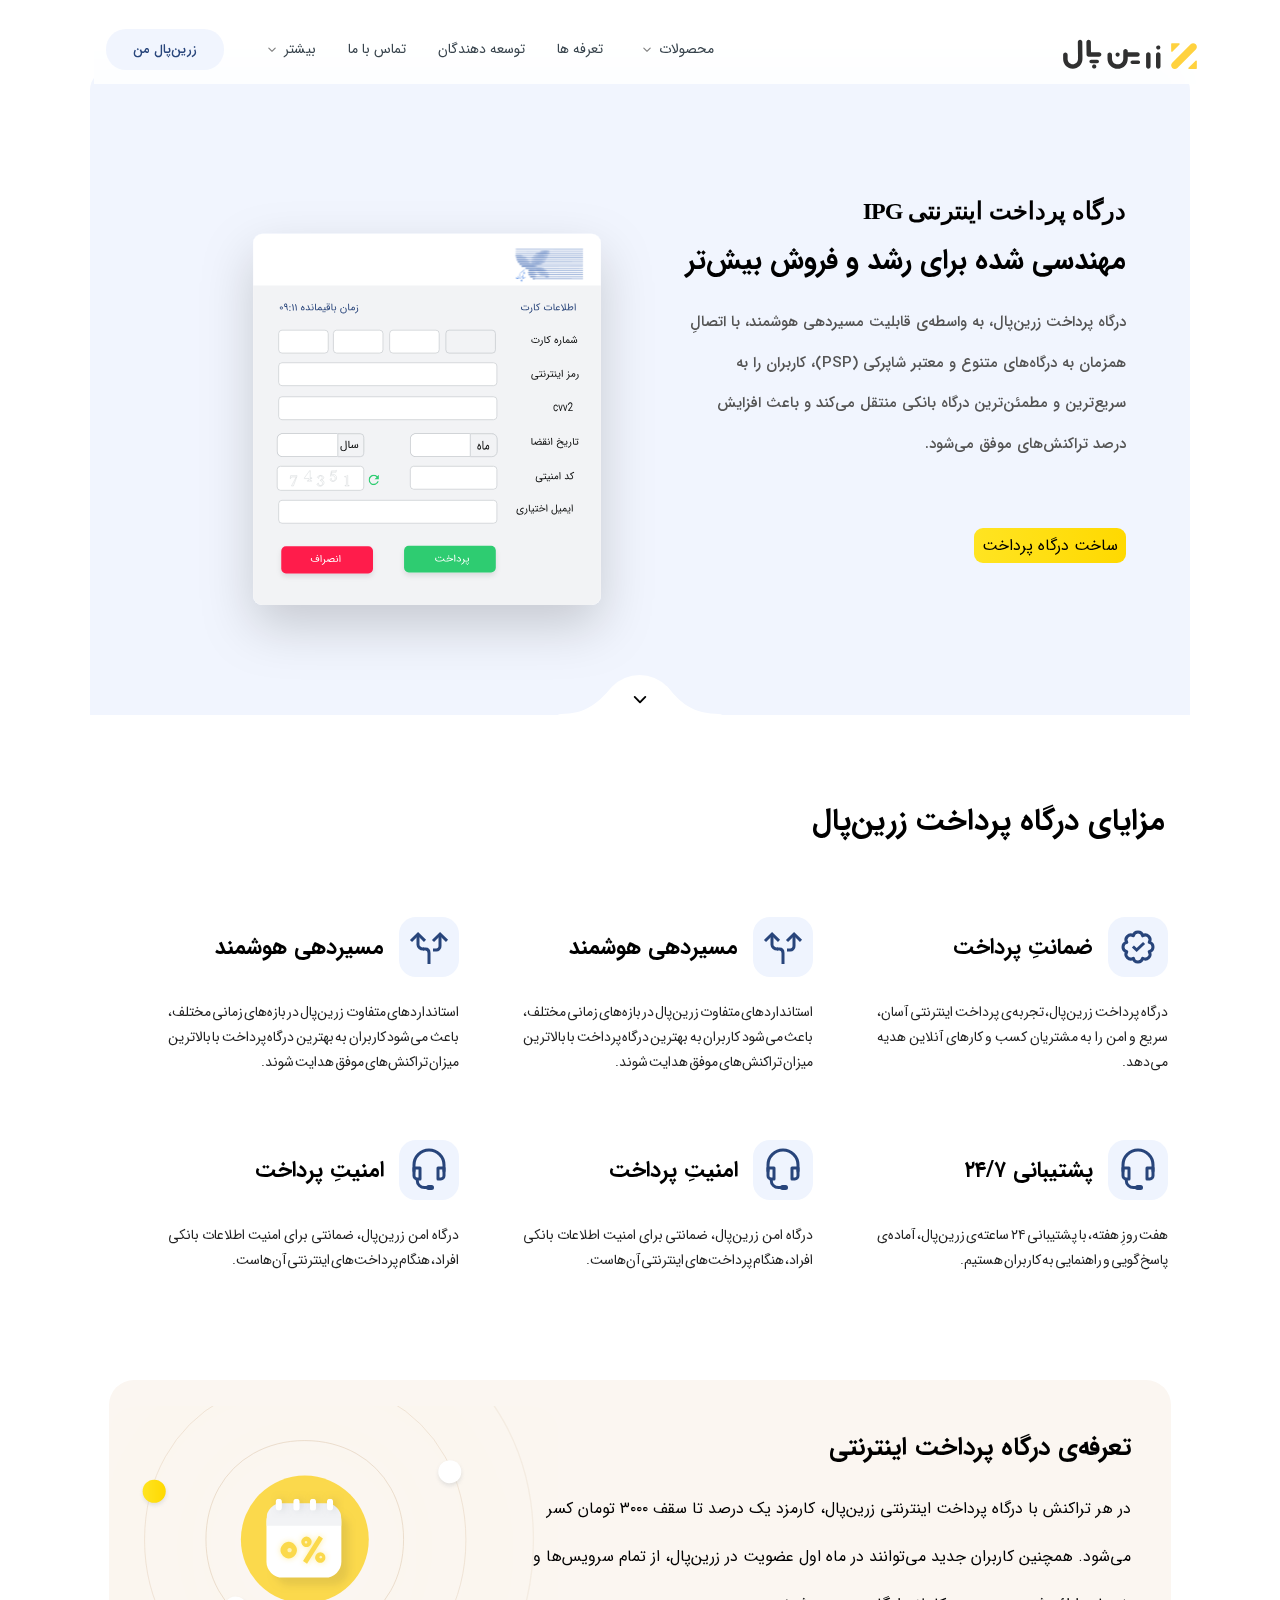
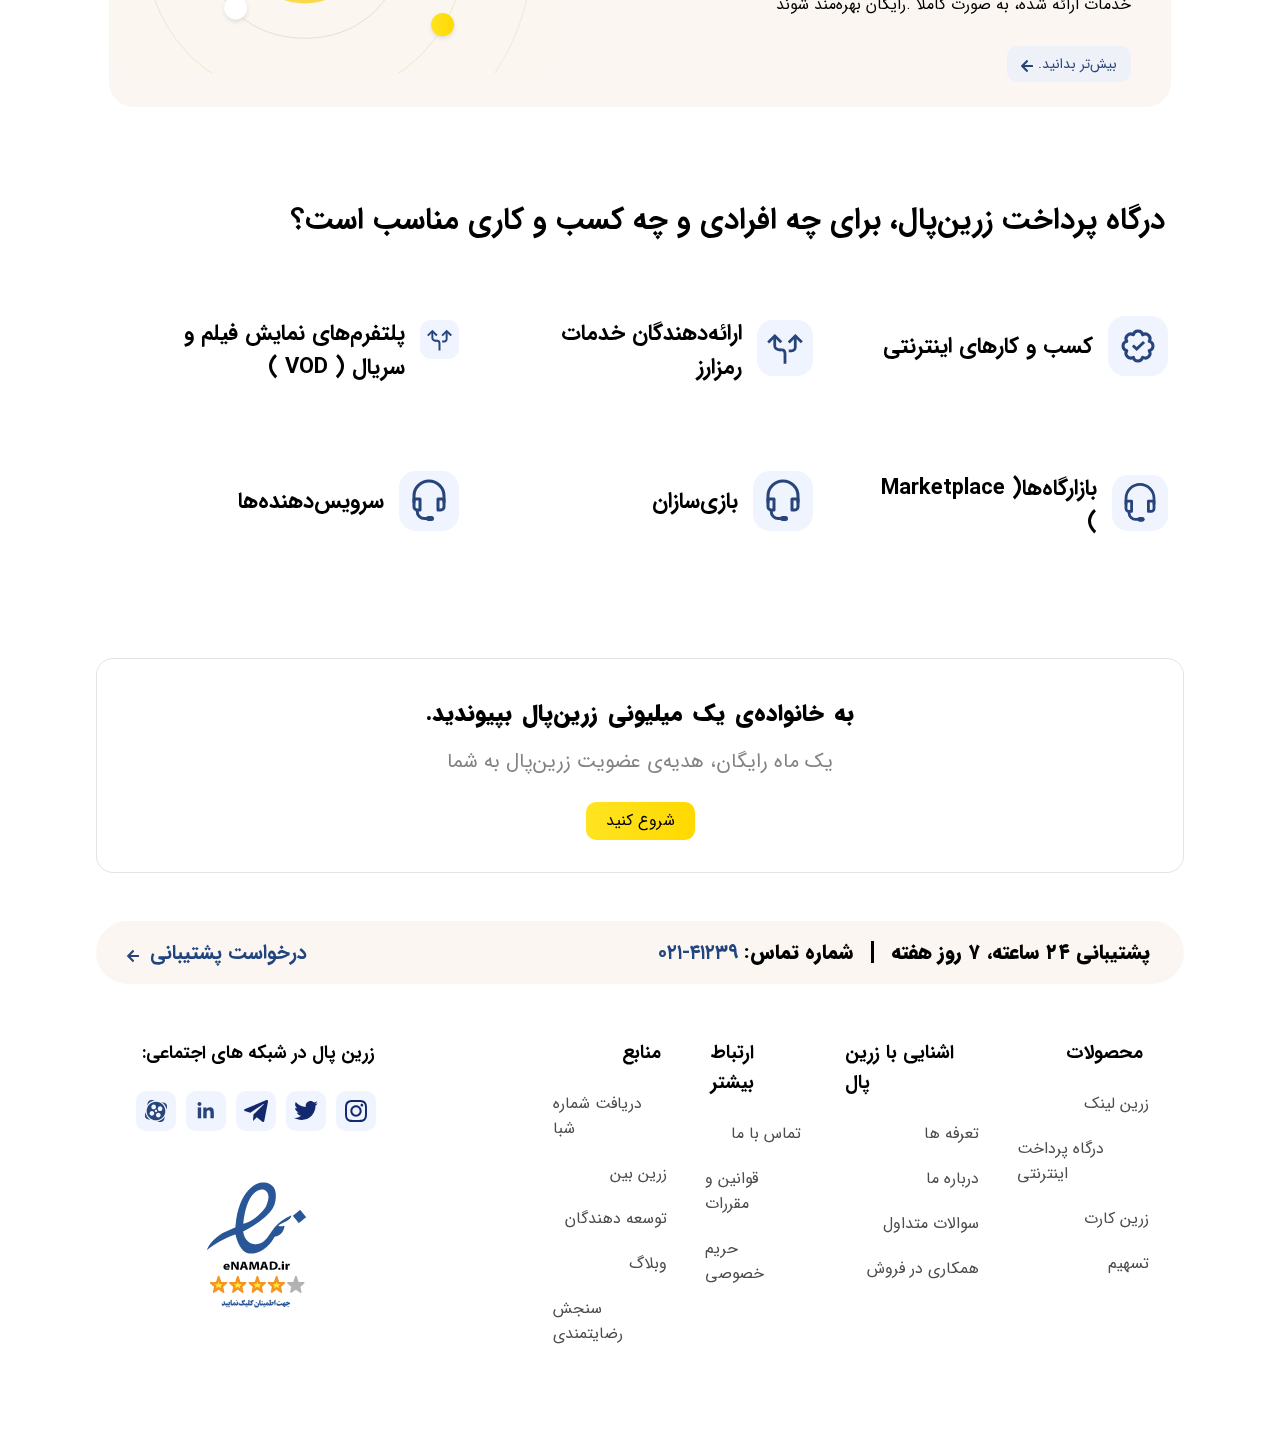
<file: zarinpal-ingormation/zarin-dargah-information.html>
<!DOCTYPE html>
<html lang="en">

<head>
    <meta charset="UTF-8">
    <meta http-equiv="X-UA-Compatible" content="IE=edge">
    <meta name="viewport" content="width=device-width, initial-scale=1.0">
    <link rel="stylesheet" href="/zarinpal-ingormation/zarinpal-dargah-information.css">
    <title>ارائه دهنده خدمات درگاه پرداخت اینترنتی | زرین‌پال</title>
</head>

<body>

    <div class="navbar">
        <svg class="menu-icon-smal" xmlns="http://www.w3.org/2000/svg" enable-background="new 0 0 24 24" height="24px"
            viewBox="0 0 24 24" width="24px" fill="#000000">
            <g>
                <rect fill="none" height="24" width="24" />
            </g>
            <g>
                <g>
                    <rect height="2" width="18" x="3" y="3" />
                    <rect height="2" width="18" x="3" y="19" />
                    <rect height="2" width="18" x="3" y="11" />
                </g>
            </g>
        </svg>
        <a class="logo-img" href="#">
            <img src="/images/logo-white.svg" alt="zarinpal-logo">
        </a>
        <ul class="menu-larg">
            <li class="dropdown">
                <a href="#" class="dropbtn">
                    <svg opacity="0.5" aria-hidden="true" height="16" viewBox="0 0 16 16" version="1.1" width="12"
                        data-view-component="true" class="octicon octicon-chevron-down HeaderMenu-icon ml-1">
                        <path fill-rule="evenodd"
                            d="M12.78 6.22a.75.75 0 010 1.06l-4.25 4.25a.75.75 0 01-1.06 0L3.22 7.28a.75.75 0 011.06-1.06L8 9.94l3.72-3.72a.75.75 0 011.06 0z">
                        </path>
                    </svg>محصولات
                </a>
                <div class="dropdown-content prouduct-ul">
                    <div class="col-products-ul col-right">
                        <a href="#">
                            <div>
                                <span>درگاه پرداخت</span>
                                <p>مهندسی شده برای فروش بیش‌تر</p>
                            </div>
                        </a>
                        <a href="#">
                            <div>
                                <span>زرین‌لینک</span>
                                <p>لینک پرداخت در شبکه‌های اجتماعی</p>
                            </div>
                        </a>
                        <a href="#">
                            <div>
                                <span>زرین‌پلاس</span>
                                <p>ابزار هوشمند سوددهی</p>
                            </div>
                        </a>
                    </div>
                    <div class="col-products-ul col-left">
                        <a href="#">
                            <div>
                                <span>زرین‌کارت</span>
                                <p>طلایی‌ترین کارتِ بانکی</p>
                            </div>
                        </a>
                        <a href="#">
                            <div>
                                <span>تسهیم</span>
                                <p>درگاه پرداخت اشتراکی</p>
                            </div>
                        </a>
                    </div>
                </div>
            </li>
            <li><a href="#">تعرفه ها</a></li>
            <li><a href="#">توسعه دهندگان</a></li>
            <li><a href="#">تماس با ما</a></li>
            <li class="dropdown">
                <a href="#" class="dropbtn">
                    <svg opacity="0.5" aria-hidden="true" height="16" viewBox="0 0 16 16" version="1.1" width="12"
                        data-view-component="true" class="octicon octicon-chevron-down HeaderMenu-icon ml-1">
                        <path fill-rule="evenodd"
                            d="M12.78 6.22a.75.75 0 010 1.06l-4.25 4.25a.75.75 0 01-1.06 0L3.22 7.28a.75.75 0 011.06-1.06L8 9.94l3.72-3.72a.75.75 0 011.06 0z">
                        </path>
                    </svg>بیشتر
                </a>
                <div class="dropdown-content more-ul">
                    <a href="#">وبلاگ</a>
                    <a href="#">دریافت شماره شبا</a>
                    <a href="#">سوالات متداول</a>
                    <a href="#">اپلیکیشن</a>
                    <a href="#">ذرین بین</a>
                </div>
            </li>
            <li><a href="/login-page.html" class="btn-my-zarinpal">زرین‌پال من</a></li>
        </ul>
    </div>


    <div class="liner-background">
        <div class="header-img-top">
            <div class="header-top-texts-right">
                <div class="header-top-texts">
                    <div class="h2s">
                        <h2>درگاه پرداخت اینترنتی IPG</h2>
                        <h2>مهندسی شده برای رشد و فروش بیش‌تر</h2>
                    </div>
                    <p>درگاه پرداخت زرین‌پال، به واسطه‌ی قابلیت مسیردهی هوشمند، با اتصالِ همزمان به درگاه‌های متنوع و
                        معتبر شاپرکی (PSP)، کاربران را به سریع‌ترین و مطمئن‌ترین درگاه بانکی منتقل می‌کند و باعث افزایش
                        درصد تراکنش‌های موفق می‌شود.</p>
                </div>
                <div class="header-top-buttons">
                    <a class="regester-btn" href="first-login.html">ساخت درگاه پرداخت</a>
                    <!-- <a class="login-btn" href="login-page.html">ورود</a> -->
                </div>
            </div>
            <div class="header-top-img-left">
                <img src="/images/pay.svg" alt="">
            </div>
        </div>
        <div class="arrow-btn-hide">
            <img src="/images/arrowbottom.svg" alt="">
            <svg class="icon-hide-arrow" opacity="1" aria-hidden="true" height="25" viewBox="0 0 16 16" version="1.1"
                width="20" data-view-component="true" class="octicon octicon-chevron-down HeaderMenu-icon ml-1">
                <path fill-rule="evenodd"
                    d="M12.78 6.22a.75.75 0 010 1.06l-4.25 4.25a.75.75 0 01-1.06 0L3.22 7.28a.75.75 0 011.06-1.06L8 9.94l3.72-3.72a.75.75 0 011.06 0z">
                </path>
            </svg>
        </div>
    </div>



    <div class="attr-texts">
        <h1>مزایای درگاه پرداخت زرین‌پال</h1>
    </div>
    <div class="attributs-zarinpal">
        <div class="attr-boxs">
            <div class="boxs-top box-style">
                <div class="verifiedIcon-box box">
                    <div class="verifiedIcon-box-title title">
                        <div class="verifiedIcon-img img-box"></div>
                        <h3>ضمانتِ پرداخت</h3>
                    </div>
                    <p>درگاه پرداخت زرین‌پال، تجربه‌ی پرداخت اینترنتی آسان، سریع و امن را به مشتریان کسب و کارهای
                        آنلاین
                        هدیه می‌دهد.</p>
                </div>
                <div class="splite-box box">
                    <div class="splite-box-title title">
                        <div class="splite-img img-box"></div>
                        <h3>مسیردهی هوشمند</h3>
                    </div>
                    <p>استانداردهای متفاوت زرین‌پال در بازه‌های زمانی مختلف، باعث می‌شود کاربران به بهترین درگاه پرداخت
                        با
                        بالاترین میزان تراکنش‌های موفق هدایت شوند.</p>
                </div>
                <div class="splite-box box">
                    <div class="splite-box-title title">
                        <div class="splite-img img-box"></div>
                        <h3>مسیردهی هوشمند</h3>
                    </div>
                    <p>استانداردهای متفاوت زرین‌پال در بازه‌های زمانی مختلف، باعث می‌شود کاربران به بهترین درگاه پرداخت
                        با
                        بالاترین میزان تراکنش‌های موفق هدایت شوند.</p>
                </div>
            </div>
            <div class="buxs-buttom box-style">
                <div class="support-box box">
                    <div class="support-box-title title">
                        <div class="support-img img-box"></div>
                        <h3>پشتیبانی ۲۴/۷</h3>
                    </div>
                    <p>هفت روزِ هفته، با پشتیبانی ۲۴ ساعته‌ی زرین‌پال، آماده‌ی پاسخ‌گویی و راهنمایی به کاربران هستیم.
                    </p>
                </div>
                <div class="support-box box">
                    <div class="support-box-title title">
                        <div class="support-img img-box"></div>
                        <h3>امنیتِ پرداخت</h3>
                    </div>
                    <p>درگاه امن زرین‌پال، ضمانتی برای امنیت اطلاعات بانکی افراد، هنگام پرداخت‌‌های اینترنتی آن‌هاست.
                    </p>
                </div>
                <div class="support-box box">
                    <div class="support-box-title title">
                        <div class="support-img img-box"></div>
                        <h3>امنیتِ پرداخت</h3>
                    </div>
                    <p>درگاه امن زرین‌پال، ضمانتی برای امنیت اطلاعات بانکی افراد، هنگام پرداخت‌‌های اینترنتی آن‌هاست.
                    </p>
                </div>
            </div>
        </div>
    </div>

    <div class="tarefe-dargah">
        <div class="img-tarefe">
            <img src="/images/tashimLogo.svg" alt="">
        </div>
        <div class="tarefe-texts">
            <h5>تعرفه‌‌‌ی درگاه پرداخت اینترنتی</h5>
            <p>در هر تراکنش با درگاه پرداخت اینترنتی زرین‌پال، کارمزد یک درصد تا سقف ۳۰۰۰ تومان کسر می‌شود. همچنین
                کاربران جدید می‌توانند در ماه اول عضویت در زرین‌پال، از تمام سرویس‌ها و خدمات ارائه شده، به صورت کاملا
                .رایگان بهره‌مند شوند</p>
            <div class="more-informations">
                <a class="btn-body blue-btn" href="#">بیش‌تر بدانید.
                    <i class='icon-left'></i>
                </a>
            </div>
        </div>
    </div>





    <div class="attr-texts">
        <h1 class="hos-can">درگاه پرداخت زرین‌پال، برای چه افرادی و چه کسب و کاری مناسب است؟</h1>
    </div>
    <div class="attributs-zarinpal">
        <div class="attr-boxs attr-boxs-new ">
            <div class="boxs-top box-style">
                <div class="verifiedIcon-box box">
                    <div class="verifiedIcon-box-title title">
                        <div class="verifiedIcon-img img-box"></div>
                        <h3>کسب و کارهای اینترنتی</h3>
                    </div>
                </div>
                <div class="splite-box box">
                    <div class="splite-box-title title">
                        <div class="splite-img img-box"></div>
                        <h3>ارائه‌دهندگان خدمات رمزارز</h3>
                    </div>
                </div>
                <div class="splite-box box">
                    <div class="splite-box-title title">
                        <div class="splite-img img-box"></div>
                        <h3>پلتفرم‌های نمایش فیلم و سریال ( VOD )</h3>
                    </div>
                </div>
            </div>
            <div class="buxs-buttom box-style">
                <div class="support-box box">
                    <div class="support-box-title title">
                        <div class="support-img img-box"></div>
                        <h3>بازارگاه‌ها( Marketplace )</h3>
                    </div>
                </div>
                <div class="support-box box">
                    <div class="support-box-title title">
                        <div class="support-img img-box"></div>
                        <h3>بازی‌سازان</h3>
                    </div>
                </div>
                <div class="support-box box">
                    <div class="support-box-title title">
                        <div class="support-img img-box"></div>
                        <h3>سرویس‌دهنده‌ها</h3>
                    </div>
                </div>
            </div>
        </div>
    </div>




    <div class="family-zarinpal">
        <span class="family-title">به خانواده‌ی یک میلیونی زرین‌پال بپیوندید.</span>
        <span class="family-span">یک ماه رایگان، هدیه‌ی عضویت زرین‌پال به شما</span>
        <a class="start yellow-btn" href="#">شروع کنید</a>
    </div>


    
    <div class="support-box-footer">
        <div class="suport-right-texts">
            <span>پشتیبانی ۲۴ ساعته، ۷ روز هفته</span>
            <span class="line"></span>
            <span> شماره تماس: <span class="phone-number color-blue">۴۱۲۳۹-۰۲۱</span></span>
        </div>
        <div class="suport-request">
            <span class="color-blue">
                <i class='icon-left'></i>
                درخواست پشتیبانی
            </span>
        </div>
    </div>

    <div class="footer">
        <div class="footer-texts">
            <div class="vegantop vegan">
                <div class="mahsolat texts-box-style">
                    <h4>محصولات</h4>
                    <span>زرین لینک</span>
                    <span>درگاه پرداخت اینترنتی</span>
                    <span>زرین کارت</span>
                    <span>تسهیم</span>
                </div>
                <div class="ashenaye texts-box-style">
                    <h4>اشنایی با زرین پال</h4>
                    <span>تعرفه ها</span>
                    <span>درباره ما</span>
                    <span>سوالات متداول</span>
                    <span>همکاری در فروش</span>
                </div>
            </div>
            <div class="vegan-button vegan">
                <div class="bishtar texts-box-style">
                    <h4>ارتباط بیشتر</h4>
                    <span>تماس با ما</span>
                    <span>قوانین و مقررات</span>
                    <span>حریم خصوصی</span>
                </div>
                <div class="manabe texts-box-style">
                    <h4>منابع</h4>
                    <span>دریافت شماره شبا</span>
                    <span>زرین بین</span>
                    <span>توسعه دهندگان</span>
                    <span>وبلاگ</span>
                    <span>سنجش رضایتمندی</span>
                </div>
            </div>
        </div>

        <div class="icons-footer">
            <div class="icons-footer-text">
                <h4>:زرین پال در شبکه های اجتماعی</h4>
            </div>
            <div class="icon-for-footer">
                <div class="aparat footer-icon-one"></div>
                <div class="linkdin footer-icon-one"></div>
                <div class="telegram footer-icon-one"></div>
                <div class="twitter footer-icon-one"></div>
                <div class="insta footer-icon-one"></div>
            </div>
            <a class="nemo-contain" href="#">
                <img class="nemo-img" src="/images/nemo.png" alt="">
            </a>
        </div>
    </div>

    <br><br><br>



</body>

</html>
</file>
<file: css/style.css>
@import './fontiran.css';

body {
    font-family: IRANSans;
}

* {
    padding: 0;
    margin: 0;
    box-sizing: border-box;
}

::-webkit-scrollbar {
    width: 8px;
    height: 5px;
}

::-webkit-scrollbar-thumb {
    background: rgba(95, 95, 95, 0.39);
    border-radius: 10px;
}

::-webkit-scrollbar-thumb:hover {
    background-color: rgba(97, 97, 97, 0.774);
}
a {
    text-decoration: none;
}
.navbar {
    display: flex;
    flex-direction: row-reverse;
    justify-content: space-between;
    align-items: flex-end;
    position: fixed;
    top: 0;
    padding: 21px 0 7px;
    box-sizing: border-box;
    transition: .5s;
    z-index: 1001;
    opacity: 1;
    background: #fff;
    background-color: hsla(0, 0%, 100%, .72);
    backdrop-filter: saturate(180%) blur(20px);
    width: 88%;
    margin-left: 94px
}

.menu-larg {
    list-style-type: none;
    overflow: hidden;
    display: flex;
    flex-direction: inherit;
    align-items: center;
    font-size: 14px;
}

li a,
.dropbtn {
    display: inline-block;
    color: #38444d;
    ;
    text-align: center;
    padding: 14px 16px;
    text-decoration: none;
    letter-spacing: -1px;
}

li.dropdown {
    display: inline-block;
}

.dropdown-content {
    display: none;
    position: absolute;
    background-color: #f9f9f9;
    min-width: 90px;
    box-shadow: 0px 8px 16px 0px rgba(0, 0, 0, 0.2);
    z-index: 1;
}

.dropdown-content a:hover {
    background-color: rgba(232, 239, 254, .6);
}

.dropdown:hover .dropdown-content {
    display: block;
}

.btn-my-zarinpal {
    border-radius: 20px;
    border: none;
    position: relative;
    top: 0;
    font-size: 13px;
    color: #28457b;
    background-color: rgba(232, 239, 254, .6);
    margin-right: 20px;
    padding: 10px 27px;
    margin-left: 12px;
    font-weight: 500;
}

.btn-my-zarinpal:hover {
    background: rgba(228, 197, 0, .15);
}

.dropdown-content {
    z-index: 999;
    position: absolute;
    text-align: right;
    background-color: #fff;
    border-bottom: 1px solid hsla(0, 0%, 100%, .07);
    box-shadow: 0 20px 40px 0 rgb(36 39 51 / 15%);
    border-radius: 12px;
    border-top: 5px solid #f8e88b;
}

.prouduct-ul {
    left: 28rem;
    min-width: 372px;
    margin-right: -165px;
    text-align-last: right;
    overflow: hidden;
}

.logo-img {
    margin-right: 22px;
}

.more-ul a {
    display: flex;
    text-align: right;
    width: 7.8rem;
    justify-content: right;
}

.col-right {
    display: flex;
    flex-direction: column;
    align-items: end;
    float: right;
    width: 50%;
}

.col-left {
    display: flex;
    flex-direction: column;
    align-items: end;
    float: left;
    width: 50%;
}

.col-products-ul a {
    border-radius: 8px;
    border-radius: 8px;
    display: flex;
    text-align: right;
    width: 13rem;
    justify-content: right;
    margin: 4px
}

.col-products-ul p {
    font-size: 12px;
}

.icon-ul-more {
    font-size: 15px;
    position: relative;
    bottom: 0;
    vertical-align: middle;
    right: 4px;
}

.dropbtn {
    display: flex;
    align-items: center;
}

.octicon {
    margin: 6px;
}

.menu-icon {
    display: none;
}

.menu-smal ul {
    list-style: none;
    display: none;
    flex-direction: column;
    align-items: end;
    justify-content: center;
}

.menu-smal img {
    padding: 1.5rem;
    display: none;
}

.menu-icon-smal {
    display: none;
}

.btn-menu-smal {
    width: 100%;
}

.btn-menu-smal button {
    width: 100%;
    background-color: #eee;
    padding: 20px 30px;
    border: none;
    display: flex;
    justify-content: flex-end;
    align-items: center;
    outline: none;
}

.btn-menu-smal button a {
    text-decoration: none;
}

.arrow-left {
    width: 4rem;
}


.liner-background {
    background-image: linear-gradient(135deg, #21254e, #2b4a83);
    width: 86%;
    margin: 5px auto;
    margin-top: 70px;
    border-radius: 20px;
    overflow: hidden;
}

.header-img-top {
    background-image: url("/images/background-home-phone.svg");
    background-repeat: no-repeat;
    display: flex;
    flex-direction: row-reverse;
    align-items: self-start;
    text-align: end;
    width: 100%;
    justify-content: space-around;
}

.header-top-texts-right {
    width: 45%;
    display: flex;
    flex-direction: column;
    color: white;
    height: auto;
    margin-top: 7rem;
    margin-right: 4rem;
}

.header-top-img-left img {
    margin-left: 87px;
    margin-top: 103px;
    height: 534px;
    width: 500px;
}

.h2s h2 {
    font-weight: 700;
    font-size: 28px;
    line-height: 1.5;
    margin-top: 11px;
    letter-spacing: -1px;
}

.header-top-texts p {
    line-height: 2.7;
    margin-top: 20px;
    font-size: 15px;
    direction: rtl;
    width: 99%;
    font-weight: 500;
    text-align: -webkit-match-parent;
}

.header-top-texts {
    display: flex;
    flex-direction: column;
    align-items: end;
}

.regester-btn {
    text-decoration: none;
    background: transparent linear-gradient(270deg, #ffd900, #ffe422) 0 0 no-repeat padding-box;
    border-radius: 9px;
    margin-left: 10px;
    padding: 5px 8px;
    color: black;
}

.login-btn {
    background: #435a8a;
    padding: 5px 13px;
    border-radius: 9px;
    color: #fff;
    text-decoration: none;
}

.header-top-buttons {
    display: flex;
    justify-content: end;
    flex-direction: row-reverse;
    align-items: center;
    margin-top: 4rem;
}

.arrow-btn-hide {
    background-size: 100%;
    margin: 0 auto;
    position: relative;
    text-align: center;
    width: 164px;
    height: 78px;
    top: 42px;
}

.icon-hide-arrow {
    position: absolute;
    right: 72px;
    top: 11px;
    font-weight: bold;
}

.body-top-pg {
    display: flex;
    flex-direction: row-reverse;
    width: 100%;
    margin: 0 auto;
    margin-top: 119px;
}

.top-pg-img {
    background-image: url("/images/pg.svg");
    width: 100%;
    height: 483px;
    display: flex;
    margin-left: 100px;
}

.top-pg-texts {
    display: flex;
    flex-direction: column;
    align-items: start;
    direction: rtl;
    text-align: right;
    margin-top: 54px;
    padding-right: 35px;
}

.top-pg-texts h3 {
    line-height: 34px;
    margin-bottom: 5px;
    letter-spacing: .18px;
    color: #747480;
    font-size: 21px;
    text-align: right;
    font-weight: 500;
}

.top-pg-texts span {
    font-size: 29px;
    font-weight: 700;
    word-spacing: -1px;
    margin-bottom: 15px;
}

.top-pg-texts p {
    text-align: justify;
    margin-bottom: 34px;
    color: #000000b8;
    margin-left: 40px;
    font-size: 14px;
    line-height: 2.5;
    font-weight: 500;
    border-bottom: 1px solid #dfe1e4;
    padding-bottom: 20px;
}

.btn-body {
    margin-top: 17px;
    font-size: 14px;
    padding: 4px 14px;
    line-height: 28px;
    border-radius: 10px;
    text-align: right;
    border: unset;
    outline: none;
    margin-left: 10px;
    cursor: pointer;
    white-space: nowrap;
    display: flex;
    align-items: center;
}

.yellow-btn {
    background: transparent linear-gradient(270deg, #ffd900, #ffe422) 0 0 no-repeat padding-box;
    color: black;
}

.blue-btn {
    background-color: rgba(232, 239, 254, .6);
    color: #28457b;
    display: flex;
    align-items: baseline;
}

.top-pg-btns {
    display: flex;
    margin-top: -17px;
}

.icon-left {
    width: 12px;
    height: 12px;
    background: url("/images/arrow-left\ \(1\).svg");
    display: inline-block;
    cursor: pointer;
    margin-right: 5px;
    position: relative;
    top: 4px
}

.zarinlink {
    display: flex;
    flex-direction: row;
    margin-top: 30px;
}

.tashim {
    display: flex;
    flex-direction: row;
    margin-top: -57px;
}

.top-pg-img-payout {
    margin-left: 0;
}

.body-site {
    width: 90%;
    margin: 0 auto;
    overflow: hidden;
}

.top-pg-img-soshal {
    background-image: url("/images/social-image.svg");
    width: 100%;
    height: 483px;
    display: flex;
    margin-left: 100px;
    background-repeat: no-repeat;
}

.top-pg-img-zarincard {
    background-image: url("https://www.zarinpal.com/assets/images/zarincard%20.svg?2932b097894c2b89bf50ec3ba3bafa7b");
    width: 100%;
    height: 483px;
    display: flex;
    margin-left: 100px;
    background-repeat: no-repeat;
}

.top-pg-img-payout {
    background-image: url("/images/payout.svg");
    width: 125%;
    height: 483px;
    display: flex;
    margin-left: 38px;
    background-repeat: no-repeat;
}

.top-pg-img-zarinpluse {
    background-image: url("/images/zarinplus.svg");
    width: 118%;
    height: 483px;
    display: flex;
    margin-left: 101px;
    background-repeat: no-repeat;
}

.zarinpluse {
    margin-top: 0;
}

.zarinpluse p {
    margin-left: 111px;
}



.attributs-zarinpal {
    width: 85%;
    margin: 0 auto;
    display: flex;
    flex-direction: row-reverse;
}

.attr-texts {
    display: flex;
    flex-direction: column;
    text-align: start;
    direction: rtl;
    width: 42%
}

.attr-texts p {
    text-align: justify;
    line-height: 2.5;
    margin-top: 3rem;
    width: 82%;
    font-size: 14px;
    word-spacing: -1px;
}

.img-box {
    background-repeat: no-repeat;
    width: 60px;
    height: 60px;
}

.splite-img {
    background-image: url("/images/splite.svg");
}

.verifiedIcon-img {
    background-image: url("/images/verifiedIcon.svg");
}

.support-img {
    background-image: url("/images/support.svg");
}

.attr-boxs {
    display: flex;
    flex-direction: column;
    align-items: center;
    width: 78%;
    padding-right: 2rem;
}

.box-style {
    display: flex;
    flex-direction: row;
    direction: rtl;
}

.attr-texts h1 {
    font-size: 30px;
}

.title {
    display: flex;
    flex-direction: row;
    align-items: center;
    justify-content: flex-start;
    margin-bottom: 23px;
}

.title h3 {
    margin-right: 15px;
    font-size: 22px;
}

.box {
    padding: 3rem;
    width: 50%;
}

.box p {
    font-size: 14px;
    line-height: 1.8;
    color: #000000de;
    text-align: justify;
    width: 100%;
    word-spacing: -3px;
}

.border {
    border-right: 1px solid #00000011;
}

.boxs-top {
    border-bottom: 1px solid #00000011;
}

.family-zarinpal {
    display: flex;
    flex-direction: column;
    width: 85%;
    margin: 0 auto;
    border: 1px solid #38383824;
    border-radius: 17px;
    align-items: center;
    padding: 2rem;
    margin-top: 4rem;
    line-height: 2;
}

.family-title {
    font-size: 23px;
    font-weight: 900;
    letter-spacing: 0px;
    word-spacing: 3px;
    direction: rtl;
}

.family-span {
    font-size: 20px;
    margin: 5px;
    color: #666666cf;
}

.start {
    color: black;
    padding: 3px 20px;
    margin-top: 15px;
    border-radius: 10px;
}

.support-box-footer {
    background: #fbf6f1;
    width: 85%;
    margin: 0 auto;
    display: flex;
    flex-direction: row-reverse;
    justify-content: space-between;
    padding: 1rem;
    margin-top: 3rem;
    border-radius: 35px;
}

.suport-right-texts {
    font-size: 20px;
    font-weight: 800;
    width: 50%;
    display: flex;
    justify-content: space-evenly;
    flex-direction: row-reverse;
    align-items: center;
}

.suport-request {
    display: flex;
    align-items: center;
    margin-left: 15px;
}

.color-blue {
    font-size: 20px;
    font-weight: 700;
    color: #21457f;
}

.line {
    width: 3px;
    height: 22px;
    background-color: black;
}

.footer {
    width: 90%;
    margin: 0 auto;
    display: flex;
    flex-direction: row-reverse;
    justify-content: space-around;
    align-items: baseline;
    margin-top: 3rem;
}

.footer-icon-one {
    width: 30px;
    height: 30px;
    background-repeat: no-repeat;
    background-position: center;
}

.footer-icon-one:hover {
    background-color: #fff;
    opacity: .6;
    transition: .3s;
}

.aparat {
    background-image: url("/images/aparat.svg");
}

.linkdin {
    background-image: url("/images/linkedin.svg");
}

.telegram {
    background-image: url("/images/telegram.svg");
}

.twitter {
    background-image: url("/images/twitter.svg");
}

.insta {
    background-image: url("/images/instagram.svg");
}

.icons-footer {
    display: flex;
    flex-direction: column;
}

.icon-for-footer {
    display: flex;
    margin-top: 3px;
    margin-bottom: 40px;
}

.footer-texts {
    display: flex;
    flex-direction: row-reverse;
    width: 55%;
}

.texts-box-style {
    display: flex;
    flex-direction: column;
    margin-left: 38px;
    align-items: end
}

.texts-box-style h4 {
    font-size: 19px;
    padding: 6px;
    margin-bottom: 17px
}

.texts-box-style span {
    padding-bottom: 20px;
    font-size: 16px;
    letter-spacing: -1px;
    color: #4c4c4c
}

.icons-footer-text h4 {
    margin-bottom: 10px;
    text-align: end;
    padding: 6px;
    font-size: 18px;
}


.footer-icon-one {
    margin: 5px;
    background-color: #eff4fe;
    border-radius: 10px;
    padding: 20px;
}

.nemo-contain {
    display: flex;
    justify-content: center;
}

.vegan {
    display: flex;
    flex-direction: row-reverse;
}


/* /////////////////////////////// */



/* Large desktop */
@media (max-width: 1200px) {
    .nemo-img {
        width: 45%;
        margin-top: -30px;
    }

    .vegan-top {
        display: flex;
        flex-direction: row;
        align-items: baseline;
        text-align-last: right
    }

    .vegan-button {
        display: flex;
        flex-direction: row;
        align-items: baseline;
        text-align-last: right;
        margin-top: 1rem;
        align-self: center;
    }

    .texts-box-style span {
        padding-bottom: 10px;
    }

    .footer {
        flex-direction: column;
        width: -webkit-fill-available;
        padding-right: 0;
    }

    .texts-box-style span {
        font-size: 12px;
    }

    .texts-box-style h4 {
        font-size: 13px;
        padding: 0;
        margin-bottom: 0;
    }

    .footer-texts {
        flex-direction: column;
        align-self: self-end;
        width: 77%;
    }

    .icons-footer {
        width: 75%;
        margin: 0 auto;
        display: flex;
        align-items: center;
        margin-top: 30px;
    }

    .support-box-footer {
        flex-direction: column;
        padding: 0;
        background: none;
        align-items: center;
    }

    .suport-right-texts {
        flex-direction: column;
        width: 95%;
        font-size: 18px;
        align-items: end;
        line-height: 2;
        font-size: 15px;
        font-weight: 400;
    }

    .line {
        display: none;
    }

    .suport-request {
        margin: 0;
        justify-content: end;
        margin-top: 1rem;
        background-color: #fbf6f1;
        width: 50%;
        align-self: self-end;
        padding: 5px;
        border-radius: 16px;
    }

    .color-blue {
        font-size: 15px;
    }

    .family-zarinpal {
        width: 97%;
        text-align: center;
    }

    .family-title {
        font-size: 16px
    }

    .family-span {
        font-size: 15px;
    }

    .attributs-zarinpal {
        display: flex;
        flex-direction: column;
        width: 100%;
        margin-top: 5rem;
    }

    .attr-texts {
        width: 88%;
        text-align: center;
        margin: 0 auto;
    }

    .attr-texts p {
        width: 100%;
        text-align: start;
    }

    .box-style {
        flex-direction: column;
        width: 100%;
    }

    .box {
        width: 100%;
        padding: 2rem;
    }

    .border,
    .boxs-top {
        border: none;
    }

    .attr-boxs {
        width: 100%;
        padding-right: 0rem;
        margin-top: 25px;
    }

    .box p {
        font-size: 16px;
        word-spacing: 0px;
    }





    .navbar {
        width: 90%;
        align-items: center;
    }

    .prouduct-ul {
        margin-right: 0;
        left: 15rem;
    }

    li a,
    .dropbtn {
        padding: 6px 10px;
    }

    .btn-my-zarinpal {
        display: none;
    }

    .header-top-img-left img {
        display: none;
    }

    .top-pg-img {
        display: none;
    }

    .top-pg-img-zarincard {
        display: none;
    }

    .top-pg-img-soshal {
        display: none;
    }

    .top-pg-img-payout {
        display: none;
    }

    .top-pg-img-zarinpluse {
        display: none;
    }

    .body-top-pg {
        margin-top: 25px;
        margin-left: 0;
        width: 100%;
    }

    .top-pg-texts {
        flex-direction: column;
        align-items: center;
        padding-right: 0;
    }

    .top-pg-texts span {
        font-size: 21px;
        font-weight: 500;
        word-spacing: -1px;
        margin-bottom: 10px;
    }

    .top-pg-texts p {
        margin-left: 0;
        width: 80%;
        padding-bottom: 11px;
    }

    .top-pg-btns {
        flex-direction: column;
    }

}

/* Portrait tablet to landscape and desktop */
@media (max-width: 768px) and (max-width: 979px) {
    .navbar {
        width: 100%;
        display: flex;
        flex-direction: row;
        align-items: center;
        justify-content: space-between;
        top: -20px;
        margin-left: 0;
    }

    .menu-larg {
        display: none;
    }

    .menu-icon {
        display: inline-block;
    }

    .menu-smal ul {
        display: flex;
    }

    .menu-icon-smal {
        display: inline-block;
    }

    .menu-smal img {
        display: inline;
    }


    .menu-smal {
        display: none;
    }
}

/* Landscape phone to portrait tablet */
@media (max-width: 767px) {}

/* Landscape phones and down */
@media (max-width: 480px) {

    .liner-background {
        width: 95%;
    }

    .header-top-texts-right {
        margin-right: 0;
        margin-top: 4rem;
        width: 98%
    }

    .header-img-top {
        background-image: none;
        flex-direction: row-reverse;
        text-align: end;
        width: 90%;
    }

    .h2s h2 {
        font-size: 17px;
        word-spacing: 3px;
    }

    .header-top-texts p {
        line-height: 2;
        margin-top: 20px;
        font-size: 15px;
        width: 90%;
        font-weight: 300;
        text-align: -webkit-match-parent;
    }

    .header-top-buttons {
        margin-top: 1rem;
        justify-content: center;
    }
}
</file>
<file: css/login-style.css>
@import url('login-page.css');

.top-inputs{
    display: flex;
    flex-direction: row;
    width: 80%;
    margin: 0;
}
#first-login-form{
    width: 55%;
    display: flex;
    flex-direction: column;
}
.span-family{
    width: 93%;
    left: -20px;
}
.name-label{
    margin-left: 60px;
}
#phone-number{
    width: 160%;
    margin-right: 20px;
}
#first-login-form input{
    direction: rtl;
}
.login-header{
    width: 50%;
}
</file>
<file: css/login-page.css>
@import './fontiran.css';

* {
    margin: 0;
    padding: 0;
    box-sizing: border-box;
}

body {
    font-family: IRANSans;
    background-color: #eaecef;
    display: flex;
    justify-content: center;
    height: 100vh;
    align-items: center;
}

a {
    text-decoration: none;
}

.login-container {
    width: 70%;
}

.slideshow {
    width: 133%;
    height: 550px;
}

.slideshow img {
    border-bottom-left-radius: 10px;
    opacity: .9;
    border-top-left-radius: 10px;
    width: 100%;
    height: 550px;
}

.login-container {
    display: flex;
    flex-direction: row;
}

.login-right-cont {
    border-top-right-radius: 10px;
    border-bottom-right-radius: 10px;
    background-color: #fff;
    display: flex;
    flex-direction: column;
    align-items: flex-start;
    direction: rtl;
    width: 95%;
}

.login-header {
    display: flex;
    flex-direction: row;
    align-items: center;
    justify-content: space-around;
    width: 100%;
    margin-bottom: 2rem;
    margin-top: 1rem;
}

.login-header .ramzine {
    padding: 8px 15px 8px 15px;
    border-radius: 25px;
    border: 1px solid rgba(58, 58, 58, 0.212);
    color: black;
}

.login-texts {
    margin: 20px;
}

.login-texts h1 {
    margin-bottom: 15px;
    font-size: 30px;
    font-weight: 700;
}

input {
    opacity: .5;
    width: 173%;
    margin: 0 auto;
    outline: none;
    border-radius: 8px;
    border: 1px solid rgba(49, 49, 49, 0.644);
    padding: 1rem;
    text-align: end;
}

.go-login {
    background-color: #ffe53b;
    display: flex;
    align-self: end;
    margin: 1.3rem;
    padding: 5px 15px 5px 15px;
    border-radius: 10px;
    color: rgba(0, 0, 0, 0.712);
    font-weight: 700;
}

.btn-slide {
    width: 10px;
    height: 10px;
    position: absolute;
    top: 86%;
    border-radius: 100%;
    background-color: rgb(95, 95, 95);
}

.preveu {
    left: 17.5%;
}

.next {
    left: 19%;
}

label {
    margin: 20px 19px;
    position: relative;
    display: inline-block;
}

.head-input {
    padding: 2px;
    pointer-events: none;
    position: absolute;
    left: 50px;
    top: 10px;
    transition: 0.2s;
    transition-timing-function: ease;
    transition-timing-function: cubic-bezier(0.25, 0.1, 0.25, 1);
    opacity: 0.5;
    background-color: #fff;
}

input:focus+.head-input,
input:not(:placeholder-shown)+.head-input {
    opacity: 1;
    transform: scale(0.75) translateY(-100%) translateX(-1px);
    color: rgb(0, 0, 150);
}

input:focus {
    border: 2px solid rgb(0, 0, 150);
}

.alert-message {
    font-size: 12px;
    margin-right: 25px;
    color: red;
    display: none;
}

.back {
    background-color: red;
}


@media (max-width: 1200px) {

    .slideshow,
    .slideshow img,
    .btn-slide {
        display: none;
    }

    body {
        display: contents;
        background-color: rgba(128, 128, 128, 0.767);
    }

    .login-container {
        width: 90%;
        margin: 0 auto;
    }

    input {
        width: 120%;
    }

    .login-texts h1 {
        margin-bottom: 6px;
        font-size: 28px;
    }

    .login-texts p {
        text-align: justify;
        width: 95%;
    }

    .login-right-cont {
        margin-top: 55px;
        width: 100%;
    }
}
</file>
<file: zarinCard/zarin-card.css>
@import '/zarinLink/zarinLink.css';

.header-img-top {
    background-color: #fde7f8;
    margin-top: 2rem;
    border-radius: 20px;
}
.good-texts{
    width: 95%;
    margin: 0 auto;
    direction: rtl;
    padding: 5rem;
}
.texgod{
    line-height: 2;
}
.good-texts-top{
    margin-bottom: 1rem;
}
</file>
<file: zarinLink/zarinLink.css>
@import '/zarinpal-ingormation/zarinpal-dargah-information.css';

.attributs-zarinpal {
    display: flex;
    flex-direction: column;
}

.buxs-buttom {
    border-top: 1px solid #38383824;
}

.attr-boxs {
    margin: 0 auto;
    width: 95%;
}

.attr-texts {
    margin-bottom: 40px;
}

.three-box {
    width: 68.2%;
    display: flex;
    align-self: self-start;
}

.box-link {
    border-left: 1px solid #38383824;
}

.buxs-buttom {
    border-bottom: 1px solid #38383824;
}

.box-style {
    display: flex;
    align-items: center;
}

.box {
    width: 57%;
}
.member{
    width: 90%;
    background-color: #f1f5fe;
    text-align: center;
    font-size: 24px;
    padding: 40px;
    margin: 0 auto;
    border-radius: 10px;
    font-weight: 900;
    margin-top: 75px;
}
.member span{
    padding: 5px;
    font-weight: 800;
    color: rgb(0, 0, 100);
}




@media (max-width: 1200px) {
    .box {
        width: 100%
    }
    .buxs-buttom , .box-link , .buxs-buttom{
        border: none;
    }
    .three-box {
        width: 100%;
    }
}
</file>
<file: zarinpal-ingormation/zarinpal-dargah-information.css>
@import '/css/style.css';

.header-img-top {
    background-color: #f1f5fe;
    background-image: none;
}

.header-top-texts-right {
    color: black;
}

.header-top-texts p {
    color: rgb(85, 85, 85);
}

.h2s h2 {
    direction: rtl;
    text-align: justify;
}

.h2s :nth-child(odd) {
    font-size: 24px;
    font-family: serif;
}

.liner-background {
    background-image: none;
}

.arrow-btn-hide {
    top: -40px;
}

.boxs-top {
    border: none;
}

.attributs-zarinpal {
    width: 100%;
    margin-top: 40px;
}
.attr-boxs{
    width: 90%;
    margin-right: 20px;
}
.attr-texts{
    width: 91%;
}
.img-tarefe img{
    width: 150%;
}
.tarefe-dargah{
    background-color: #fbf6f1;
    width: 83%;
    margin: 0 auto;
    overflow: hidden;
    display: flex;
    justify-content: space-between;
    align-items: center;
    border-radius: 25px;
    margin-top: 75px;
}
.tarefe-texts{
    display: flex;
    flex-direction: column;
    align-items: flex-start;
    direction: rtl;
    line-height: 3;
    width: 57%;
    margin-top: 30px;
    margin-right: 40px;
}
.tarefe-texts h5{
    font-size: 25px;
}
.more-informations{
    margin-bottom: 25px;
}
.box-style{
    width: 95%;
}
.box{
    padding: 2rem;
}
.hos-can{
    margin-top: 90px;
}

@media (max-width: 1200px) {
    .header-img-top {
        width: 100%;
        padding-bottom: 5rem;
    }
    .h2s{
        width: 100%;
        display: flex;
        flex-direction: column;
        align-items: center;
    }
    .header-top-texts p{
        width: 100%;
        text-align: center;
        margin-bottom: 23px;
    }
    .attr-texts h1{
        font-size: 21px
    }
    .attributs-zarinpal{
        margin-top: 0;
    }
    .img-tarefe{
        display: none;
    }
    .tarefe-texts{
        width: 100%;
    }
    .tarefe-dargah{
        width: 95%;
    }
    .hos-can{
        font-size: 22px;
    }
    .attr-boxs-new h3{
        font-size: 17px;
    }
    .title{
        margin-bottom: 0;
    }
}
</file>
